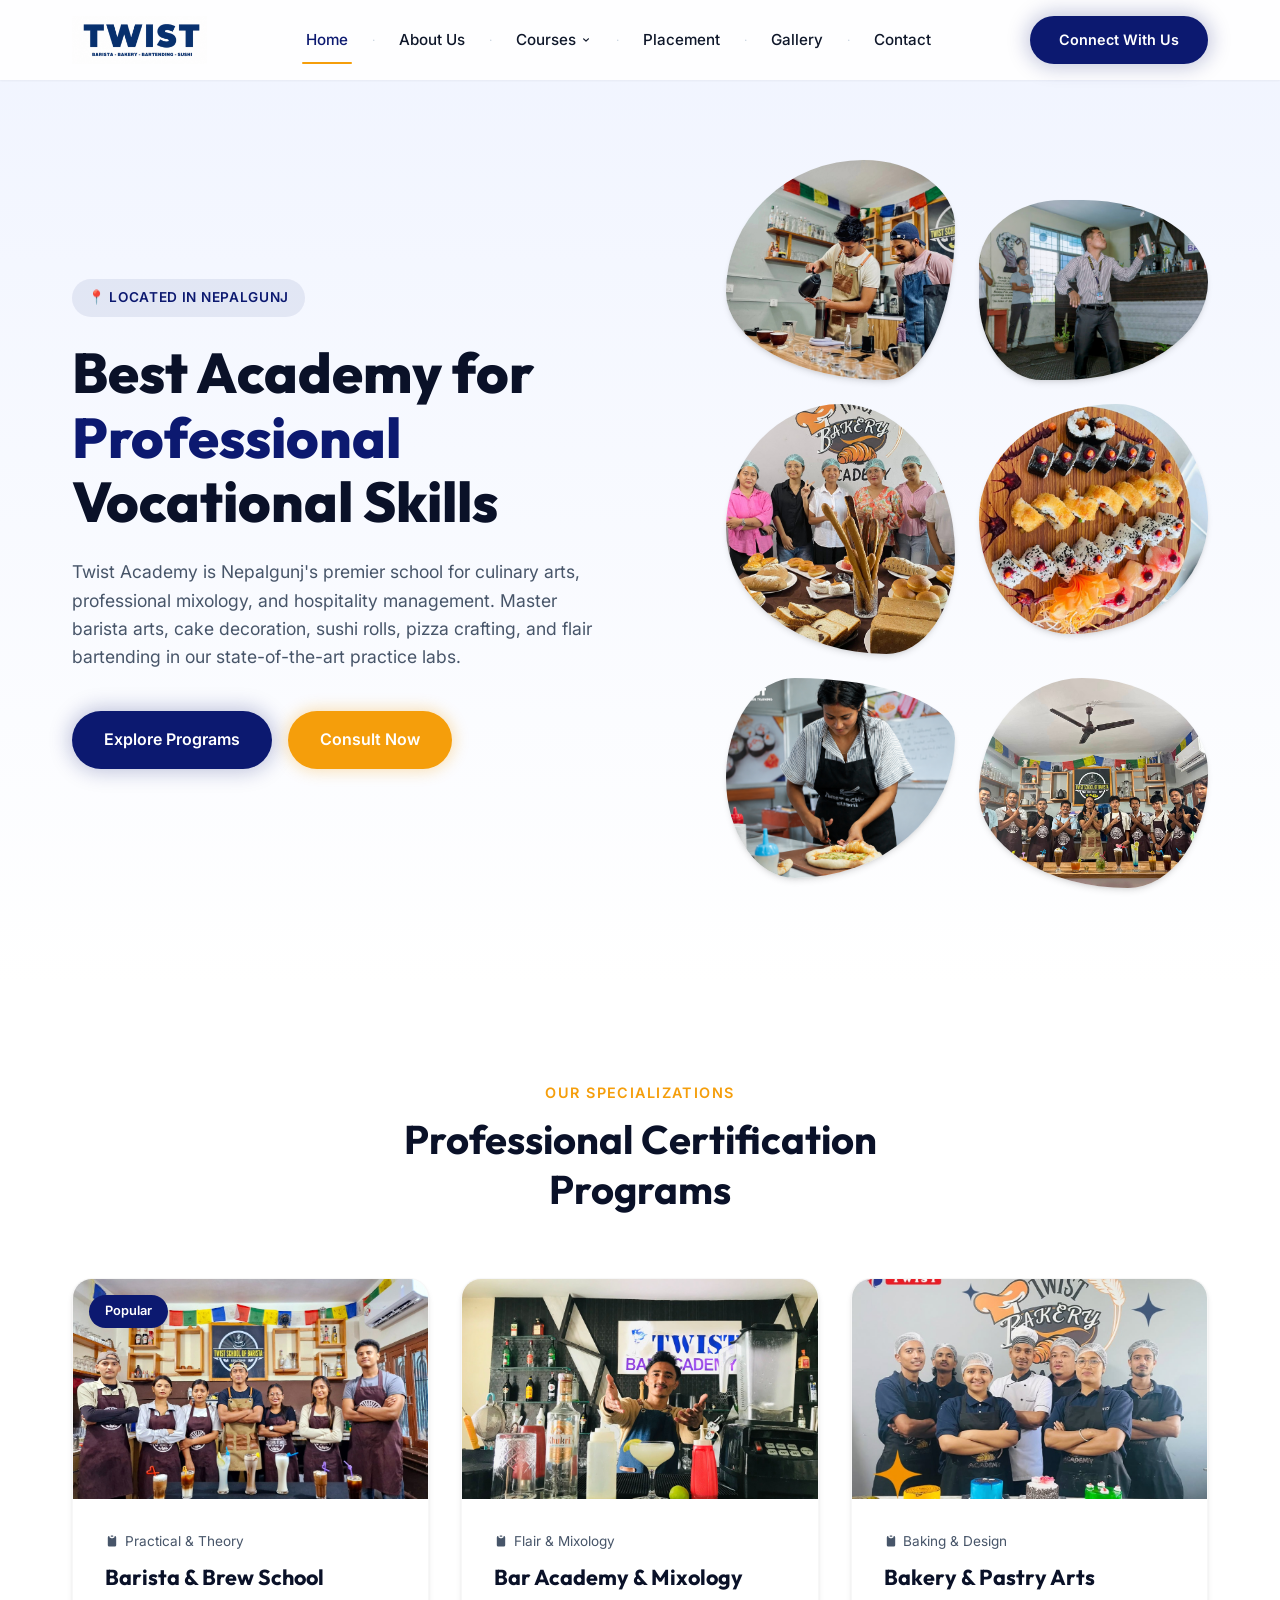
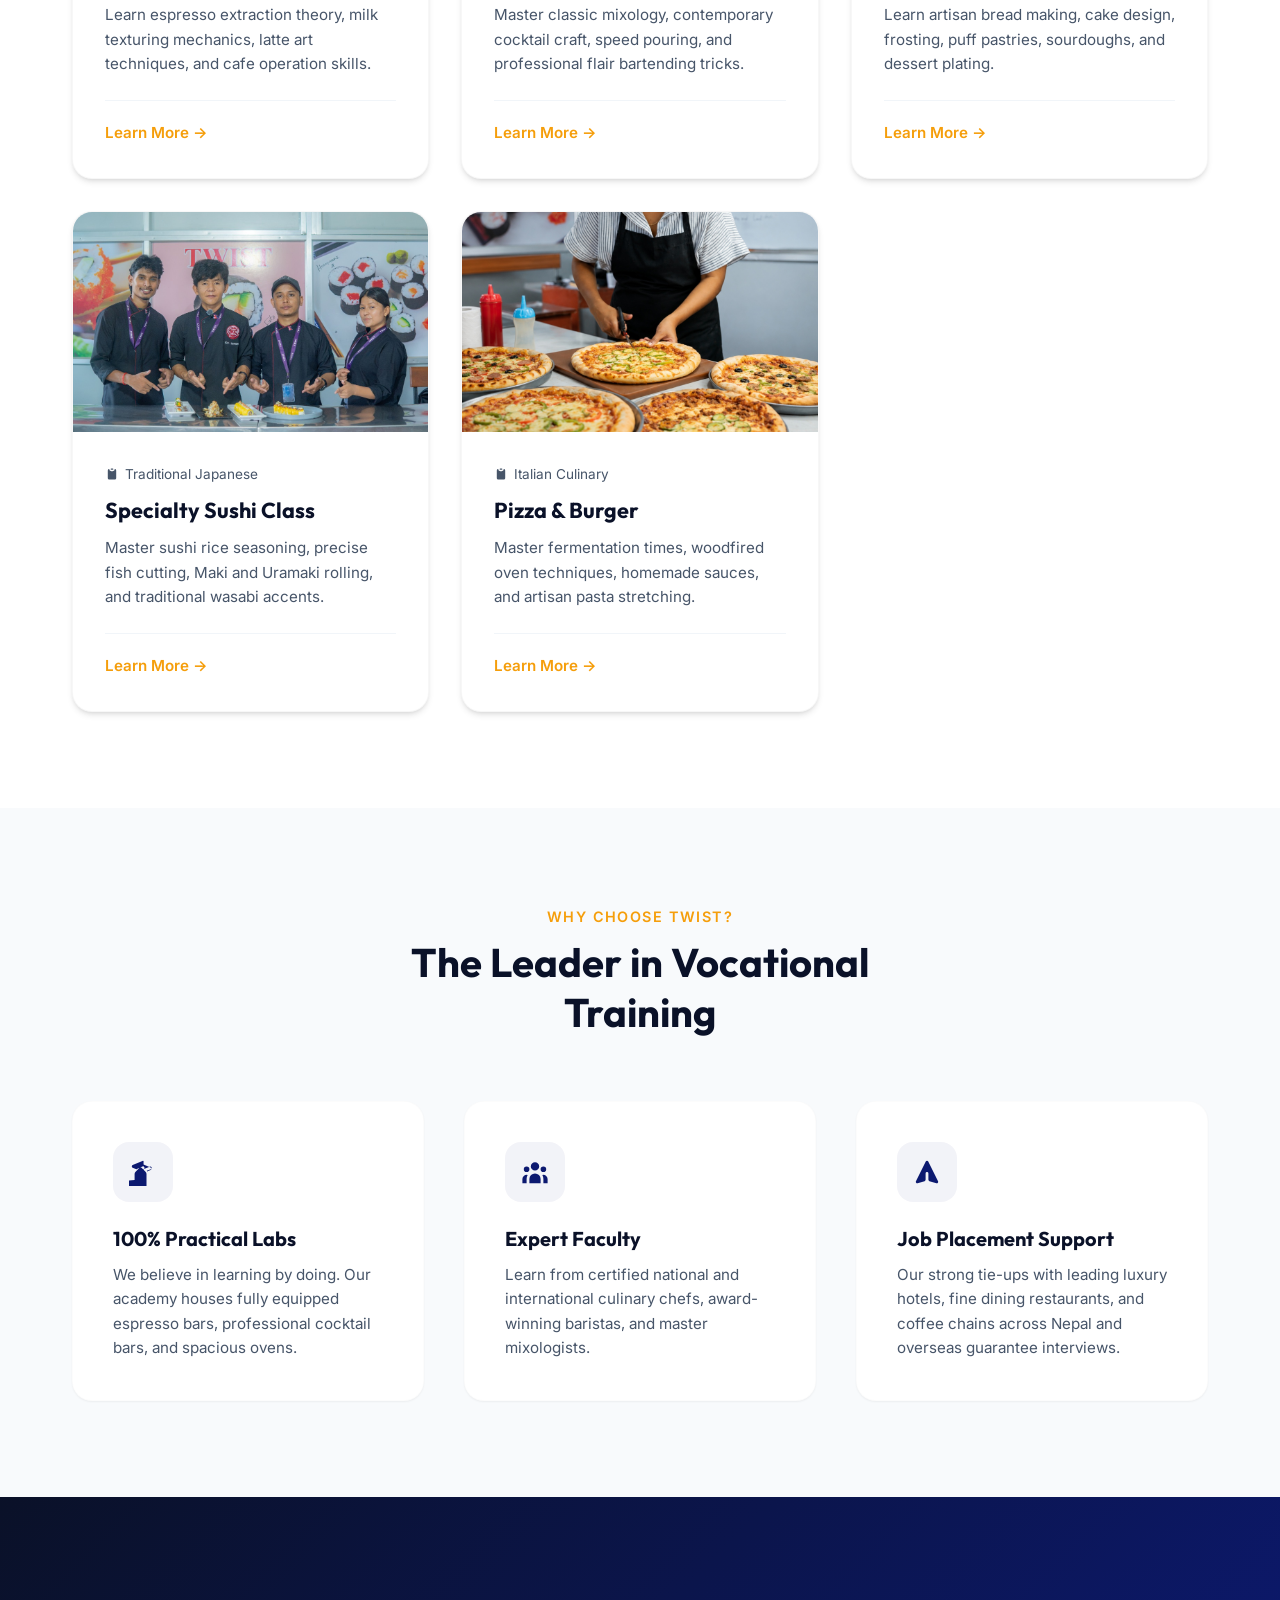
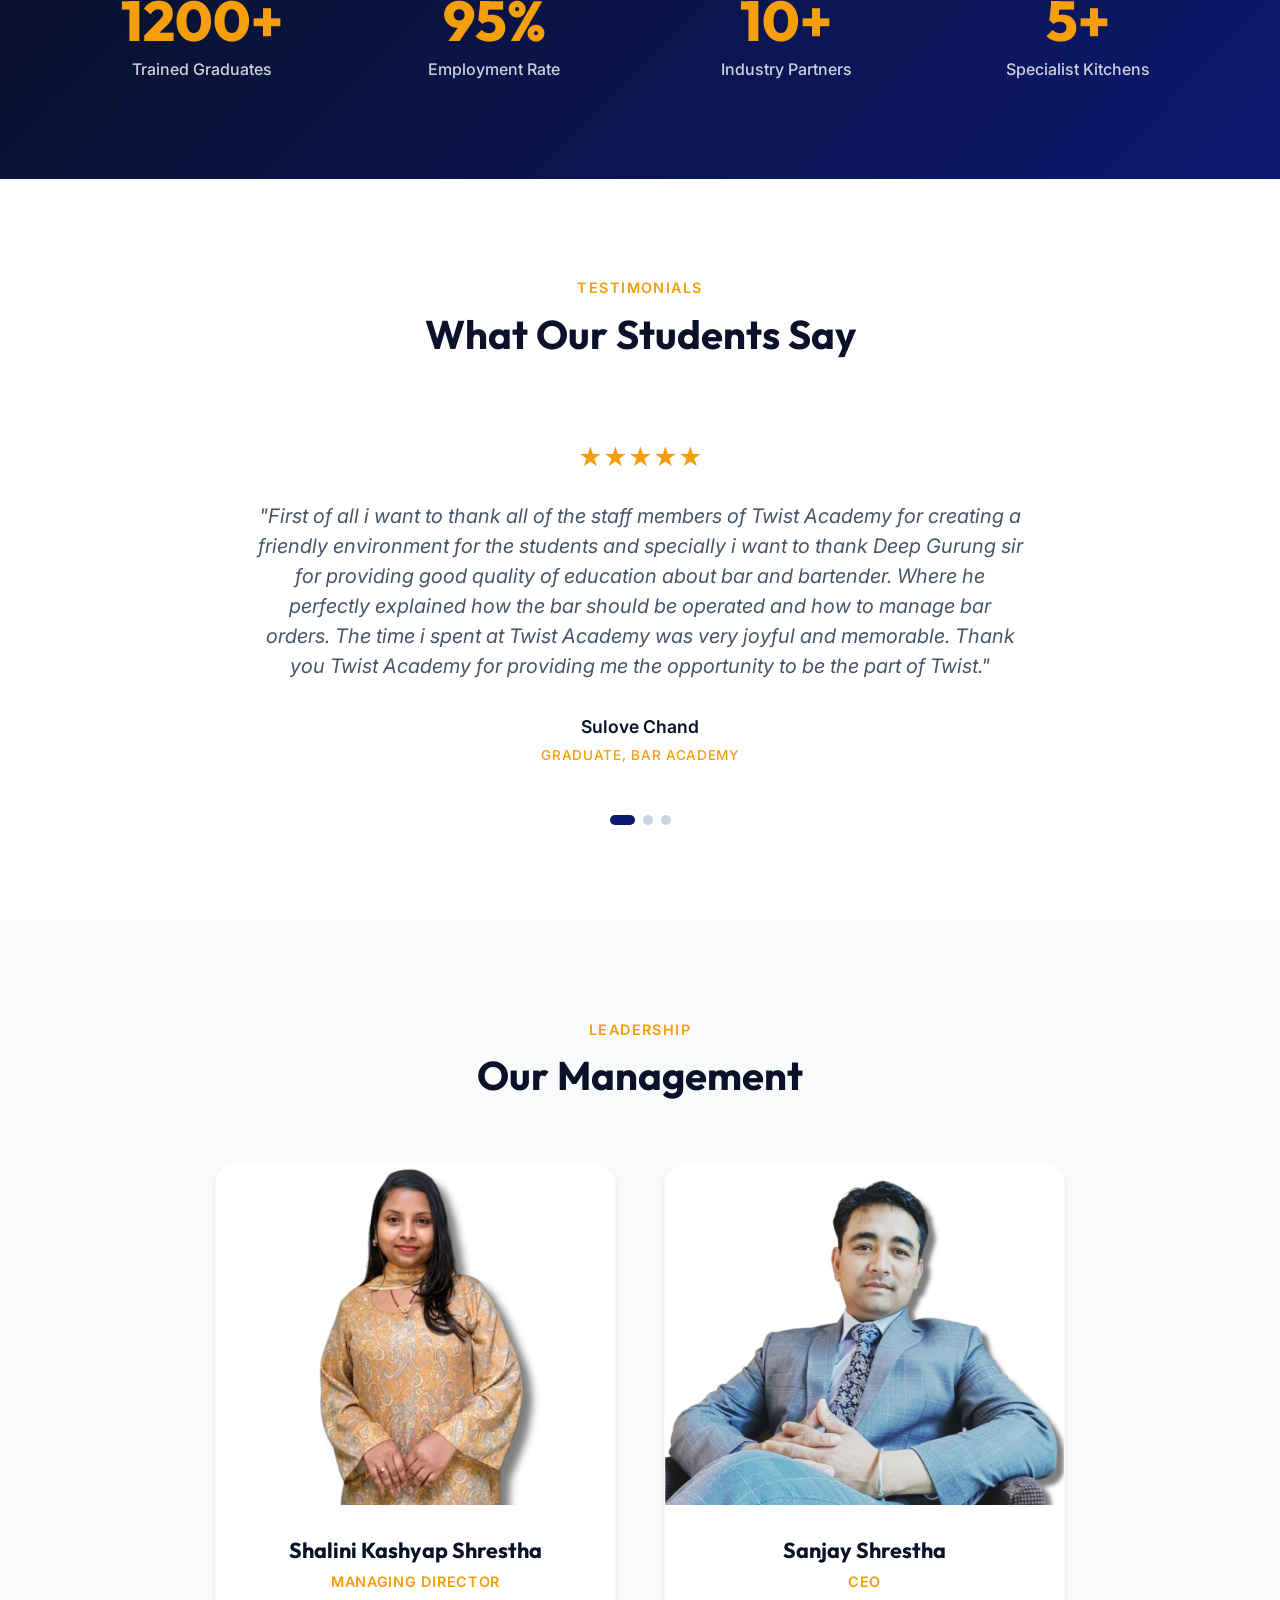
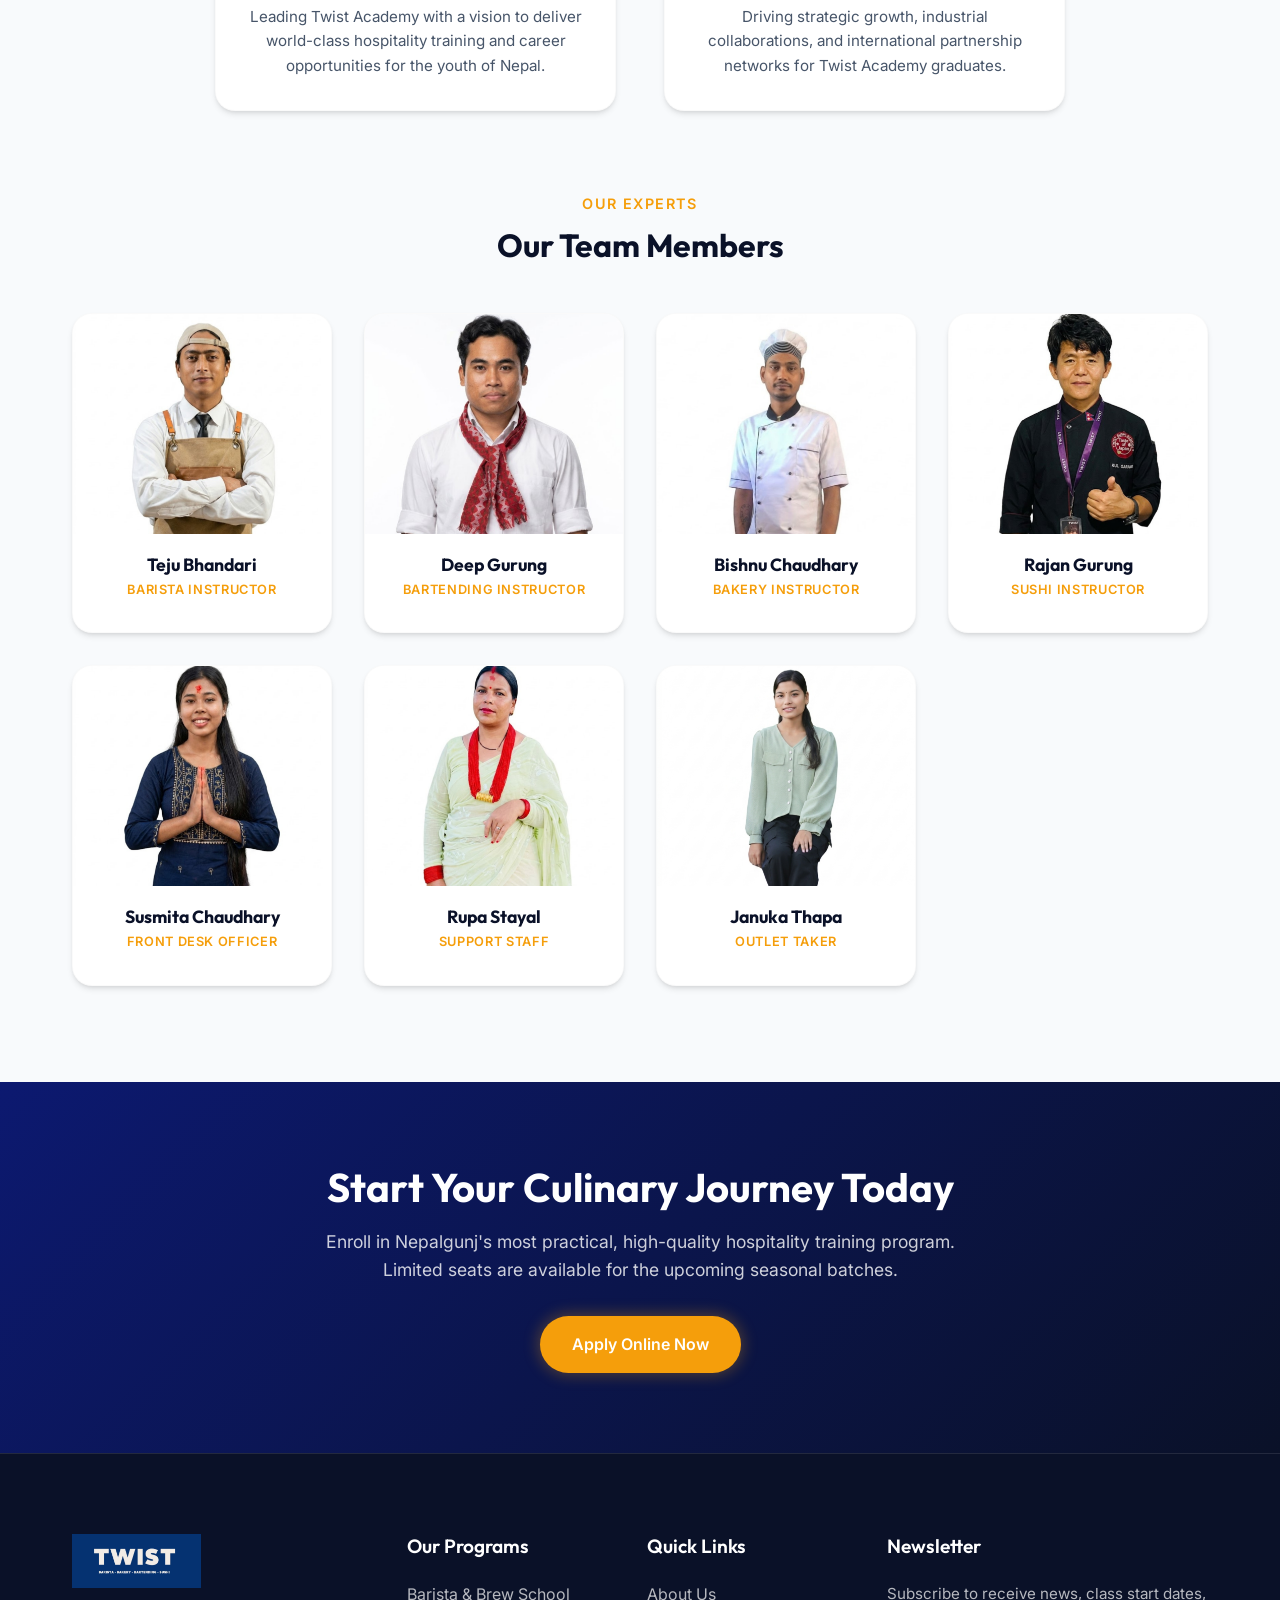
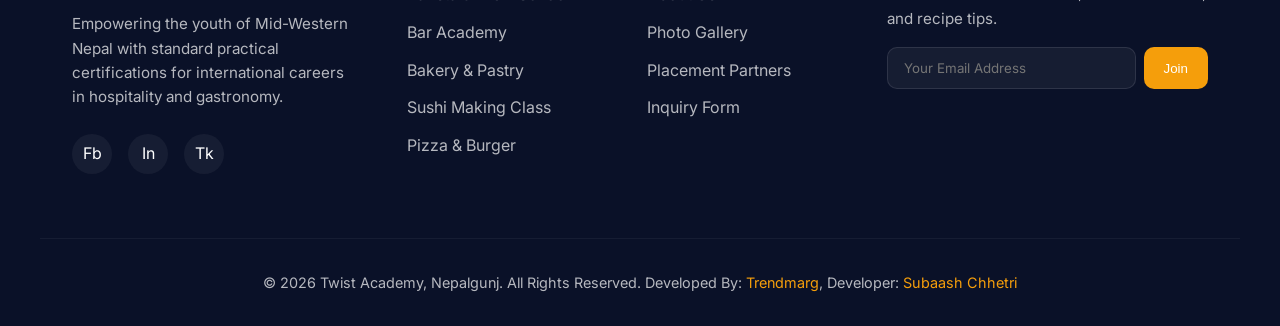
<file: index.html>
<!DOCTYPE html>
<html lang="en">
<head>
  <meta charset="UTF-8">
  <meta name="viewport" content="width=device-width, initial-scale=1.0">
  <title>Twist Academy | Hospitality & Culinary School in Nepalgunj</title>
  <meta name="description" content="Twist Academy in Nepalgunj offers professional training in Barista skills, Flair Bartending, Bakery & Pastry, Sushi making, Pizza crafting, and general Culinary Arts. Join the best hospitality school in Mid-Western Nepal.">
  <link rel="stylesheet" href="css/style.css">
</head>
<body>

  <!-- Header Section -->
  <header id="header">
    <div class="container nav-container">
      <a href="index.html" class="logo">
        <img src="assets/images/logo.png" alt="TWIST Academy Logo" style="height: 48px; width: auto; object-fit: contain;">
      </a>

      <div class="menu-toggle" id="mobile-menu">
        <span></span>
        <span></span>
        <span></span>
      </div>

      <nav>
        <ul class="nav-menu" id="nav-list">
          <li class="nav-item"><a href="index.html" class="nav-link active">Home</a></li>
          <li class="nav-separator">·</li>
          <li class="nav-item"><a href="about.html" class="nav-link">About Us</a></li>
          <li class="nav-separator">·</li>
          <li class="nav-item has-dropdown">
            <a class="nav-link dropdown-toggle">
              Courses
              <svg class="dropdown-icon" viewBox="0 0 20 20">
                <path d="M5.293 7.293a1 1 0 011.414 0L10 10.586l3.293-3.293a1 1 0 111.414 1.414l-4 4a1 1 0 01-1.414 0l-4-4a1 1 0 010-1.414z"/>
              </svg>
            </a>
            <ul class="dropdown-menu">
              <li class="dropdown-item"><a href="courses.html#barista">Barista & Brew School</a></li>
              <li class="dropdown-item"><a href="courses.html#bartending">Bar Academy (Bartending)</a></li>
              <li class="dropdown-item"><a href="courses.html#bakery">Bakery & Pastry Class</a></li>
              <li class="dropdown-item"><a href="courses.html#sushi">Sushi Making Class</a></li>
              <li class="dropdown-item"><a href="courses.html#pizza">Pizza & Burger</a></li>
            </ul>
          </li>
          <li class="nav-separator">·</li>
          <li class="nav-item"><a href="about.html#placement" class="nav-link">Placement</a></li>
          <li class="nav-separator">·</li>
          <li class="nav-item"><a href="gallery.html" class="nav-link">Gallery</a></li>
          <li class="nav-separator">·</li>
          <li class="nav-item"><a href="contact.html" class="nav-link">Contact</a></li>
        </ul>
      </nav>

      <a href="https://wa.me/9779802501801" target="_blank" rel="noopener noreferrer" class="nav-cta">Connect With Us</a>
    </div>
  </header>

  <!-- Hero Section -->
  <section class="hero">
    <div class="container hero-grid">
      <div class="hero-content">
        <div class="hero-badge">
          <span>📍 Located in Nepalgunj</span>
        </div>
        <h1 class="hero-title">Best Academy for <span>Professional</span> Vocational Skills</h1>
        <p class="hero-desc">
          Twist Academy is Nepalgunj's premier school for culinary arts, professional mixology, and hospitality management. Master barista arts, cake decoration, sushi rolls, pizza crafting, and flair bartending in our state-of-the-art practice labs.
        </p>
        <div class="hero-ctas">
          <a href="courses.html" class="btn btn-primary">Explore Programs</a>
          <a href="https://wa.me/9779802501801" target="_blank" rel="noopener noreferrer" class="btn btn-accent">Consult Now</a>
        </div>
      </div>

      <!-- Organic Blob Asymmetric Image Grid (Inspired by the HWC layout) -->
      <div class="hero-images">
        <img class="blob-img blob-1" src="assets/images/hero-barista.jpg" alt="Barista training session showing coffee latte art">
        <img class="blob-img blob-2" src="assets/images/hero-bartender.jpg" alt="Bartender performing flair bartending skills">
        <img class="blob-img blob-3" src="assets/images/hero-bakery.jpg" alt="Chef decorating freshly baked pastries and cakes">
        <img class="blob-img blob-4" src="assets/images/hero-sushi.jpg" alt="Sushi chef preparing traditional maki rolls">
        <img class="blob-img blob-5" src="assets/images/hero-pizza.jpg" alt="Fresh artisan woodfired pizza cooking">
        <img class="blob-img blob-6" src="assets/images/hero-campus.jpg" alt="Twist Academy class group photo">
      </div>
    </div>
  </section>

  <!-- Core Courses Section -->
  <section class="section">
    <div class="container">
      <div class="section-header text-center">
        <span class="section-subtitle">Our Specializations</span>
        <h2 class="section-title">Professional Certification Programs</h2>
      </div>

      <div class="course-grid">
        <!-- Course 1 -->
        <div class="course-card">
          <div class="course-img-wrapper">
            <span class="course-tag">Popular</span>
            <img class="course-img" src="assets/images/course-barista.jpg" alt="Barista training session">
          </div>
          <div class="course-info">
            <div class="course-meta">
              <div class="course-meta-item">
                <svg class="course-meta-icon" viewBox="0 0 20 20"><path d="M9 2a1 1 0 000 2h2a1 1 0 100-2H9z M4 5a2 2 0 012-2 3 3 0 003 3h2a3 3 0 003-3 2 2 0 012 2v11a2 2 0 01-2 2H6a2 2 0 01-2-2V5z"/></svg>
                <span>Practical & Theory</span>
              </div>
            </div>
            <h3 class="course-card-title">Barista & Brew School</h3>
            <p class="course-card-desc">Learn espresso extraction theory, milk texturing mechanics, latte art techniques, and cafe operation skills.</p>
            <div class="course-footer">
              <a href="courses.html#barista" class="course-link">Learn More &rarr;</a>
            </div>
          </div>
        </div>

        <!-- Course 2 -->
        <div class="course-card">
          <div class="course-img-wrapper">
            <img class="course-img" src="assets/images/course-bartender.jpg" alt="Flair Bartending session">
          </div>
          <div class="course-info">
            <div class="course-meta">
              <div class="course-meta-item">
                <svg class="course-meta-icon" viewBox="0 0 20 20"><path d="M9 2a1 1 0 000 2h2a1 1 0 100-2H9z M4 5a2 2 0 012-2 3 3 0 003 3h2a3 3 0 003-3 2 2 0 012 2v11a2 2 0 01-2 2H6a2 2 0 01-2-2V5z"/></svg>
                <span>Flair & Mixology</span>
              </div>
            </div>
            <h3 class="course-card-title">Bar Academy & Mixology</h3>
            <p class="course-card-desc">Master classic mixology, contemporary cocktail craft, speed pouring, and professional flair bartending tricks.</p>
            <div class="course-footer">
              <a href="courses.html#bartending" class="course-link">Learn More &rarr;</a>
            </div>
          </div>
        </div>

        <!-- Course 3 -->
        <div class="course-card">
          <div class="course-img-wrapper">
            <img class="course-img" src="assets/images/course-bakery.jpg" alt="Bakery and pastry preparation">
          </div>
          <div class="course-info">
            <div class="course-meta">
              <div class="course-meta-item">
                <svg class="course-meta-icon" viewBox="0 0 20 20"><path d="M9 2a1 1 0 000 2h2a1 1 0 100-2H9z M4 5a2 2 0 012-2 3 3 0 003 3h2a3 3 0 003-3 2 2 0 012 2v11a2 2 0 01-2 2H6a2 2 0 01-2-2V5z"/></svg>
                <span>Baking & Design</span>
              </div>
            </div>
            <h3 class="course-card-title">Bakery & Pastry Arts</h3>
            <p class="course-card-desc">Learn artisan bread making, cake design, frosting, puff pastries, sourdoughs, and dessert plating.</p>
            <div class="course-footer">
              <a href="courses.html#bakery" class="course-link">Learn More &rarr;</a>
            </div>
          </div>
        </div>

        <!-- Course 4 -->
        <div class="course-card">
          <div class="course-img-wrapper">
            <img class="course-img" src="assets/images/course-sushi.jpg" alt="Sushi making preparation">
          </div>
          <div class="course-info">
            <div class="course-meta">
              <div class="course-meta-item">
                <svg class="course-meta-icon" viewBox="0 0 20 20"><path d="M9 2a1 1 0 000 2h2a1 1 0 100-2H9z M4 5a2 2 0 012-2 3 3 0 003 3h2a3 3 0 003-3 2 2 0 012 2v11a2 2 0 01-2 2H6a2 2 0 01-2-2V5z"/></svg>
                <span>Traditional Japanese</span>
              </div>
            </div>
            <h3 class="course-card-title">Specialty Sushi Class</h3>
            <p class="course-card-desc">Master sushi rice seasoning, precise fish cutting, Maki and Uramaki rolling, and traditional wasabi accents.</p>
            <div class="course-footer">
              <a href="courses.html#sushi" class="course-link">Learn More &rarr;</a>
            </div>
          </div>
        </div>

        <!-- Course 5 -->
        <div class="course-card">
          <div class="course-img-wrapper">
            <img class="course-img" src="assets/images/course-pizza.jpg" alt="Neapolitan pizza baking">
          </div>
          <div class="course-info">
            <div class="course-meta">
              <div class="course-meta-item">
                <svg class="course-meta-icon" viewBox="0 0 20 20"><path d="M9 2a1 1 0 000 2h2a1 1 0 100-2H9z M4 5a2 2 0 012-2 3 3 0 003 3h2a3 3 0 003-3 2 2 0 012 2v11a2 2 0 01-2 2H6a2 2 0 01-2-2V5z"/></svg>
                <span>Italian Culinary</span>
              </div>
            </div>
            <h3 class="course-card-title">Pizza & Burger</h3>
            <p class="course-card-desc">Master fermentation times, woodfired oven techniques, homemade sauces, and artisan pasta stretching.</p>
            <div class="course-footer">
              <a href="courses.html#pizza" class="course-link">Learn More &rarr;</a>
            </div>
          </div>
        </div>
      </div>
    </div>
  </section>

  <!-- Features Section (USPs) -->
  <section class="section features">
    <div class="container">
      <div class="section-header text-center">
        <span class="section-subtitle">Why Choose Twist?</span>
        <h2 class="section-title">The Leader in Vocational Training</h2>
      </div>

      <div class="features-grid">
        <!-- Feature 1 -->
        <div class="feature-card">
          <div class="feature-icon-box">
            <svg class="feature-icon" viewBox="0 0 20 20"><path d="M10.394 2.08a1 1 0 00-.788 0l-7 3a1 1 0 000 1.84L5.25 8.051a.999.999 0 01.356-.257l4-1.714a1 1 0 11.788 1.838L7.667 9.088c.34.244.63.564.848.936l1.879-1.878a1 1 0 01.356-.257l4-1.714a1 1 0 11.788 1.838L12.667 9.088c.11.164.21.343.29.531l2.437-1.044a1 1 0 000-1.84l-5-2.143zM4 11.5v4.258a1 1 0 001.4 093l2.253-1.61a1 1 0 011.194 0l2.253 1.61a1 1 0 001.4-.093V11.5c0-.62-.25-1.21-.707-1.636l-2.828-2.828a1 1 0 00-1.414 0L4.707 9.864c-.457.426-.707 1.016-.707 1.636z"/></svg>
          </div>
          <h3 class="feature-title">100% Practical Labs</h3>
          <p class="feature-desc">We believe in learning by doing. Our academy houses fully equipped espresso bars, professional cocktail bars, and spacious ovens.</p>
        </div>

        <!-- Feature 2 -->
        <div class="feature-card">
          <div class="feature-icon-box">
            <svg class="feature-icon" viewBox="0 0 20 20"><path d="M13 6a3 3 0 11-6 0 3 3 0 016 0zM18 8a2 2 0 11-4 0 2 2 0 014 0zM14 15a4 4 0 00-8 0v3h8v-3zM6 8a2 2 0 11-4 0 2 2 0 014 0zM16 18v-3a5.972 5.972 0 00-.75-2.906A3.005 3.005 0 0119 15v3h-3zM4.75 12.094A5.973 5.973 0 004 15v3H1v-3a3.005 3.005 0 013.75-2.906z"/></svg>
          </div>
          <h3 class="feature-title">Expert Faculty</h3>
          <p class="feature-desc">Learn from certified national and international culinary chefs, award-winning baristas, and master mixologists.</p>
        </div>

        <!-- Feature 3 -->
        <div class="feature-card">
          <div class="feature-icon-box">
            <svg class="feature-icon" viewBox="0 0 20 20"><path d="M10.894 2.553a1 1 0 00-1.788 0l-7 14a1 1 0 001.169 1.409l5-1.429A1 1 0 009 15.571V11a1 1 0 112 0v4.571a1 1 0 00.725.962l5 1.428a1 1 0 001.17-1.408l-7-14z"/></svg>
          </div>
          <h3 class="feature-title">Job Placement Support</h3>
          <p class="feature-desc">Our strong tie-ups with leading luxury hotels, fine dining restaurants, and coffee chains across Nepal and overseas guarantee interviews.</p>
        </div>
      </div>
    </div>
  </section>

  <!-- Statistics Bar -->
  <section class="section stats">
    <div class="container stats-grid">
      <div class="stat-item">
        <span class="stat-number" id="stat-students">1200+</span>
        <span class="stat-label">Trained Graduates</span>
      </div>
      <div class="stat-item">
        <span class="stat-number">95%</span>
        <span class="stat-label">Employment Rate</span>
      </div>
      <div class="stat-item">
        <span class="stat-number">10+</span>
        <span class="stat-label">Industry Partners</span>
      </div>
      <div class="stat-item">
        <span class="stat-number">5+</span>
        <span class="stat-label">Specialist Kitchens</span>
      </div>
    </div>
  </section>

  <!-- Testimonials Section -->
  <section class="section">
    <div class="container">
      <div class="section-header text-center">
        <span class="section-subtitle">Testimonials</span>
        <h2 class="section-title">What Our Students Say</h2>
      </div>

      <div class="testimonials-slider">
        <!-- Slide 1 -->
        <div class="testimonial-slide active">
          <div class="testimonial-stars">★★★★★</div>
          <p class="testimonial-text">"First of all i want to thank all of the staff members of Twist Academy for creating a friendly environment for the students and specially i want to thank Deep Gurung sir for providing good quality of education about bar and bartender. Where he perfectly explained how the bar should be operated and how to manage bar orders. The time i spent at Twist Academy was very joyful and memorable. Thank you Twist Academy for providing me the opportunity to be the part of Twist."</p>
          <p class="testimonial-author">Sulove Chand</p>
          <p class="testimonial-role">Graduate, Bar Academy</p>
        </div>

        <!-- Slide 2 -->
        <div class="testimonial-slide">
          <div class="testimonial-stars">★★★★★</div>
          <p class="testimonial-text">"My name is Surendra Ramjhali Magar. I'm from Duduwa. I have completed my bartending course from the best academy in Nepalgunj, which is located in Banke and near Dhamboji Chowk. The name of the institute is Twist Barista, Sushi, Bakery & Bartending. My learning experience at the bar has been truly exceptional. The bar institute provided a professional and welcoming environment that reflects real industry standards. Most importantly, our bar instructor, Mr. Deep Gurung sir is highly skilled, patient, and inspiring. His teaching style is clear, practical, and motivating to me. Every session was well-structured, hands-on, and engaging. From bar setup and hygiene to cocktail preparation and professional guest service, Mr. Deep Gurung sir guided us with dedication and care. He not only taught us bartending skills but also built our confidence, discipline, and passion for the profession. We are deeply grateful for his mentorship and proud to have learned under his guidance. Thank You Twist Institute & all team."</p>
          <p class="testimonial-author">Surendra Magar</p>
          <p class="testimonial-role">Graduate, Bar Academy</p>
        </div>

        <!-- Slide 3 -->
        <div class="testimonial-slide">
          <div class="testimonial-stars">★★★★★</div>
          <p class="testimonial-text">"Twist Academy Nepalgunj provides a supportive learning environment with hands-on training, and having a teacher like Bishnu Sir makes the experience even better. His professionalism, kindness, and passion for baking inspire students to become skilled bakers. I highly recommend Bishnu Chaudhary Sir and Twist Academy Nepalgunj to anyone who wants to build a successful career in bakery and pastry."</p>
          <p class="testimonial-author">Neha Hamsal</p>
          <p class="testimonial-role">Student, Bakery & Pastry Arts</p>
        </div>

        <div class="testimonial-dots">
          <span class="dot active" onclick="setTestimonial(0)"></span>
          <span class="dot" onclick="setTestimonial(1)"></span>
          <span class="dot" onclick="setTestimonial(2)"></span>
        </div>
      </div>
    </div>
  </section>

  <!-- Leadership / Management Section -->
  <section class="section leadership-section" style="background-color: var(--bg-light);">
    <div class="container">
      <div class="section-header text-center">
        <span class="section-subtitle">Leadership</span>
        <h2 class="section-title">Our Management</h2>
      </div>
      <div class="leadership-grid">
        <!-- Card 1 -->
        <div class="leader-card">
          <div class="leader-img-box">
            <img src="assets/images/leader-shalini.png" alt="Shalini Kashyap Shrestha - Managing Director" class="leader-img">
          </div>
          <div class="leader-info">
            <h3 class="leader-name">Shalini Kashyap Shrestha</h3>
            <p class="leader-role">Managing Director</p>
            <p class="leader-bio">Leading Twist Academy with a vision to deliver world-class hospitality training and career opportunities for the youth of Nepal.</p>
          </div>
        </div>
        <!-- Card 2 -->
        <div class="leader-card">
          <div class="leader-img-box">
            <img src="assets/images/leader-sanjay.jpg" alt="Sanjay Shrestha - CEO" class="leader-img">
          </div>
          <div class="leader-info">
            <h3 class="leader-name">Sanjay Shrestha</h3>
            <p class="leader-role">CEO</p>
            <p class="leader-bio">Driving strategic growth, industrial collaborations, and international partnership networks for Twist Academy graduates.</p>
          </div>
        </div>
      </div>

      <!-- Team Members Subsection -->
      <div style="margin-top: 5rem;">
        <div class="section-header text-center" style="margin-bottom: 3rem;">
          <span class="section-subtitle">Our Experts</span>
          <h3 class="section-title" style="font-size: 2rem;">Our Team Members</h3>
        </div>
        <div class="trainers-grid" style="display: grid; grid-template-columns: repeat(auto-fit, minmax(220px, 1fr)); gap: 2rem;">
          <!-- Member 1 -->
          <div class="trainer-card">
            <div class="trainer-img-box" style="height: 220px; background: rgba(12, 25, 112, 0.05); display: flex; align-items: center; justify-content: center;">
              <img class="trainer-img" src="assets/images/team-teju.png" alt="Teju Bhandari" style="height: 100%; width: 100%; object-fit: cover;">
            </div>
            <div class="trainer-info" style="padding: 1.25rem;">
              <h4 class="trainer-name" style="font-size: 1.1rem;">Teju Bhandari</h4>
              <p class="trainer-role" style="font-size: 0.8rem; color: var(--accent);">Barista Instructor</p>
            </div>
          </div>
          <!-- Member 2 -->
          <div class="trainer-card">
            <div class="trainer-img-box" style="height: 220px; background: rgba(12, 25, 112, 0.05); display: flex; align-items: center; justify-content: center;">
              <img class="trainer-img" src="assets/images/team-deep.png" alt="Deep Gurung" style="height: 100%; width: 100%; object-fit: cover;">
            </div>
            <div class="trainer-info" style="padding: 1.25rem;">
              <h4 class="trainer-name" style="font-size: 1.1rem;">Deep Gurung</h4>
              <p class="trainer-role" style="font-size: 0.8rem; color: var(--accent);">Bartending Instructor</p>
            </div>
          </div>
          <!-- Member 3 -->
          <div class="trainer-card">
            <div class="trainer-img-box" style="height: 220px; background: rgba(12, 25, 112, 0.05); display: flex; align-items: center; justify-content: center;">
              <img class="trainer-img" src="assets/images/team-bishnu.png" alt="Bishnu Chaudhary" style="height: 100%; width: 100%; object-fit: cover;">
            </div>
            <div class="trainer-info" style="padding: 1.25rem;">
              <h4 class="trainer-name" style="font-size: 1.1rem;">Bishnu Chaudhary</h4>
              <p class="trainer-role" style="font-size: 0.8rem; color: var(--accent);">Bakery Instructor</p>
            </div>
          </div>
          <!-- Member 4 -->
          <div class="trainer-card">
            <div class="trainer-img-box" style="height: 220px; background: rgba(12, 25, 112, 0.05); display: flex; align-items: center; justify-content: center;">
              <img class="trainer-img" src="assets/images/team-rajan.png" alt="Rajan Gurung" style="height: 100%; width: 100%; object-fit: cover;">
            </div>
            <div class="trainer-info" style="padding: 1.25rem;">
              <h4 class="trainer-name" style="font-size: 1.1rem;">Rajan Gurung</h4>
              <p class="trainer-role" style="font-size: 0.8rem; color: var(--accent);">Sushi Instructor</p>
            </div>
          </div>
          <!-- Member 5 -->
          <div class="trainer-card">
            <div class="trainer-img-box" style="height: 220px; background: rgba(12, 25, 112, 0.05); display: flex; align-items: center; justify-content: center;">
              <img class="trainer-img" src="assets/images/team-susmita.png" alt="Susmita Chaudhary" style="height: 100%; width: 100%; object-fit: cover;">
            </div>
            <div class="trainer-info" style="padding: 1.25rem;">
              <h4 class="trainer-name" style="font-size: 1.1rem;">Susmita Chaudhary</h4>
              <p class="trainer-role" style="font-size: 0.8rem; color: var(--accent);">Front Desk Officer</p>
            </div>
          </div>
          <!-- Member 6 -->
          <div class="trainer-card">
            <div class="trainer-img-box" style="height: 220px; background: rgba(12, 25, 112, 0.05); display: flex; align-items: center; justify-content: center;">
              <img class="trainer-img" src="assets/images/team-rupa.png" alt="Rupa Stayal" style="height: 100%; width: 100%; object-fit: cover;">
            </div>
            <div class="trainer-info" style="padding: 1.25rem;">
              <h4 class="trainer-name" style="font-size: 1.1rem;">Rupa Stayal</h4>
              <p class="trainer-role" style="font-size: 0.8rem; color: var(--accent);">Support Staff</p>
            </div>
          </div>
          <!-- Member 7 -->
          <div class="trainer-card">
            <div class="trainer-img-box" style="height: 220px; background: rgba(12, 25, 112, 0.05); display: flex; align-items: center; justify-content: center;">
              <img class="trainer-img" src="assets/images/team-januka.png" alt="Januka Thapa" style="height: 100%; width: 100%; object-fit: cover;">
            </div>
            <div class="trainer-info" style="padding: 1.25rem;">
              <h4 class="trainer-name" style="font-size: 1.1rem;">Januka Thapa</h4>
              <p class="trainer-role" style="font-size: 0.8rem; color: var(--accent);">Outlet Taker</p>
            </div>
          </div>
        </div>
      </div>
    </div>
  </section>

  <!-- CTA Banner Section -->
  <section class="cta-banner">
    <div class="container cta-banner-content">
      <h2>Start Your Culinary Journey Today</h2>
      <p>Enroll in Nepalgunj's most practical, high-quality hospitality training program. Limited seats are available for the upcoming seasonal batches.</p>
      <a href="contact.html" class="btn btn-accent">Apply Online Now</a>
    </div>
  </section>

  <!-- Footer Section -->
  <footer>
    <div class="container footer-grid">
      <div>
        <div class="footer-logo" style="margin-bottom: 1.5rem;">
          <img src="assets/images/logo-dark.png" alt="TWIST Academy Logo" style="height: 54px; width: auto; object-fit: contain;">
        </div>
        <p class="footer-desc">Empowering the youth of Mid-Western Nepal with standard practical certifications for international careers in hospitality and gastronomy.</p>
        <div class="social-links">
          <a href="https://www.facebook.com/tbanepalgunj/" target="_blank" rel="noopener noreferrer" class="social-icon">Fb</a>
          <a href="https://www.instagram.com/twist_nepalgunj/" target="_blank" rel="noopener noreferrer" class="social-icon">In</a>
          <a href="https://www.tiktok.com/@twist_nepalgunj" target="_blank" rel="noopener noreferrer" class="social-icon">Tk</a>
        </div>
      </div>

      <div>
        <h4 class="footer-title">Our Programs</h4>
        <ul class="footer-links">
          <li class="footer-link-item"><a href="courses.html#barista">Barista & Brew School</a></li>
          <li class="footer-link-item"><a href="courses.html#bartending">Bar Academy</a></li>
          <li class="footer-link-item"><a href="courses.html#bakery">Bakery & Pastry</a></li>
          <li class="footer-link-item"><a href="courses.html#sushi">Sushi Making Class</a></li>
          <li class="footer-link-item"><a href="courses.html#pizza">Pizza & Burger</a></li>
        </ul>
      </div>

      <div>
        <h4 class="footer-title">Quick Links</h4>
        <ul class="footer-links">
          <li class="footer-link-item"><a href="about.html">About Us</a></li>
          <li class="footer-link-item"><a href="gallery.html">Photo Gallery</a></li>
          <li class="footer-link-item"><a href="about.html#placement">Placement Partners</a></li>
          <li class="footer-link-item"><a href="contact.html">Inquiry Form</a></li>
        </ul>
      </div>

      <div class="footer-newsletter">
        <h4 class="footer-title">Newsletter</h4>
        <p>Subscribe to receive news, class start dates, and recipe tips.</p>
        <form class="newsletter-form" onsubmit="event.preventDefault(); alert('Subscribed!');">
          <input class="newsletter-input" type="email" placeholder="Your Email Address" required>
          <button class="newsletter-btn" type="submit">Join</button>
        </form>
      </div>
    </div>

    <div class="container footer-bottom">
      <p>&copy; 2026 Twist Academy, Nepalgunj. All Rights Reserved. Developed By: <a href="https://www.facebook.com/trendmarg.np" target="_blank" rel="noopener noreferrer" style="color: var(--accent); text-decoration: none;">Trendmarg</a>, Developer: <a href="https://subaashchhetri.com.np" target="_blank" rel="noopener noreferrer" style="color: var(--accent); text-decoration: none;">Subaash Chhetri</a></p>
    </div>
  </footer>

  <script src="js/main.js"></script>
</body>
</html>
</file>
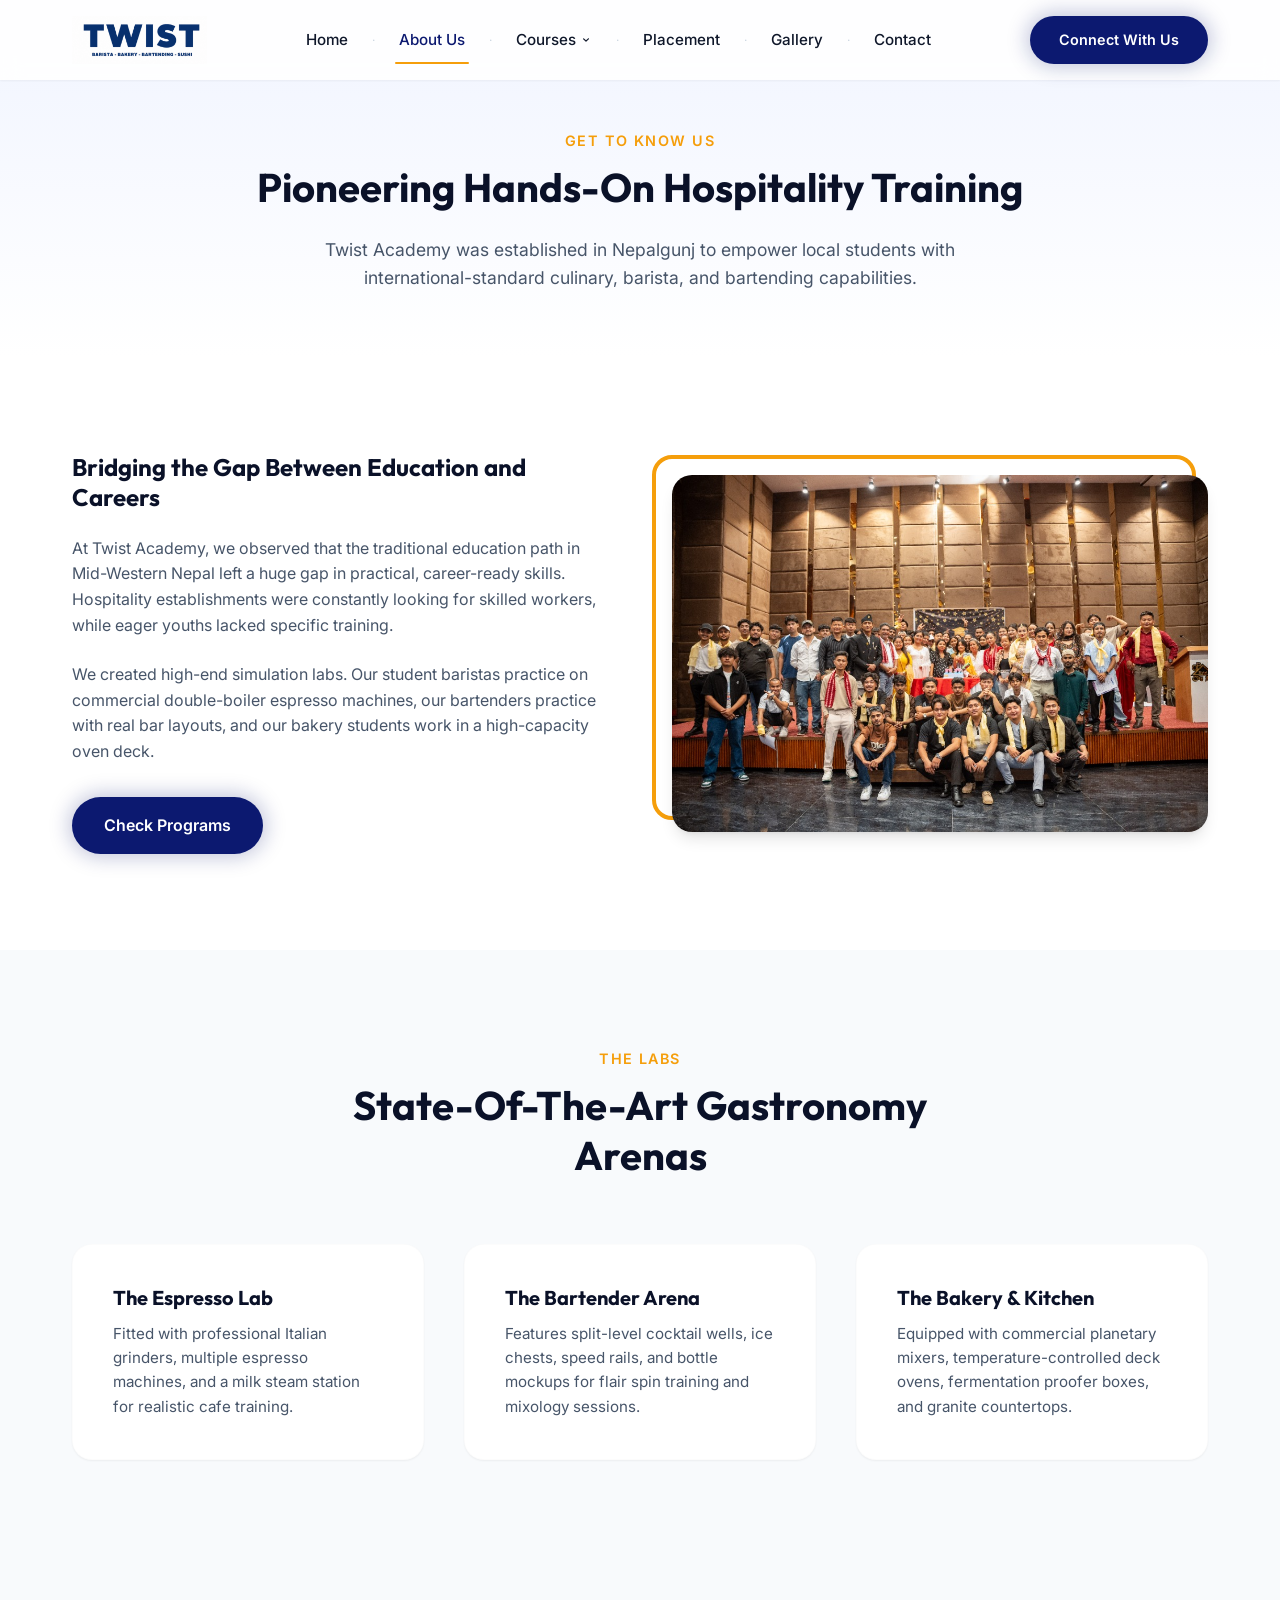
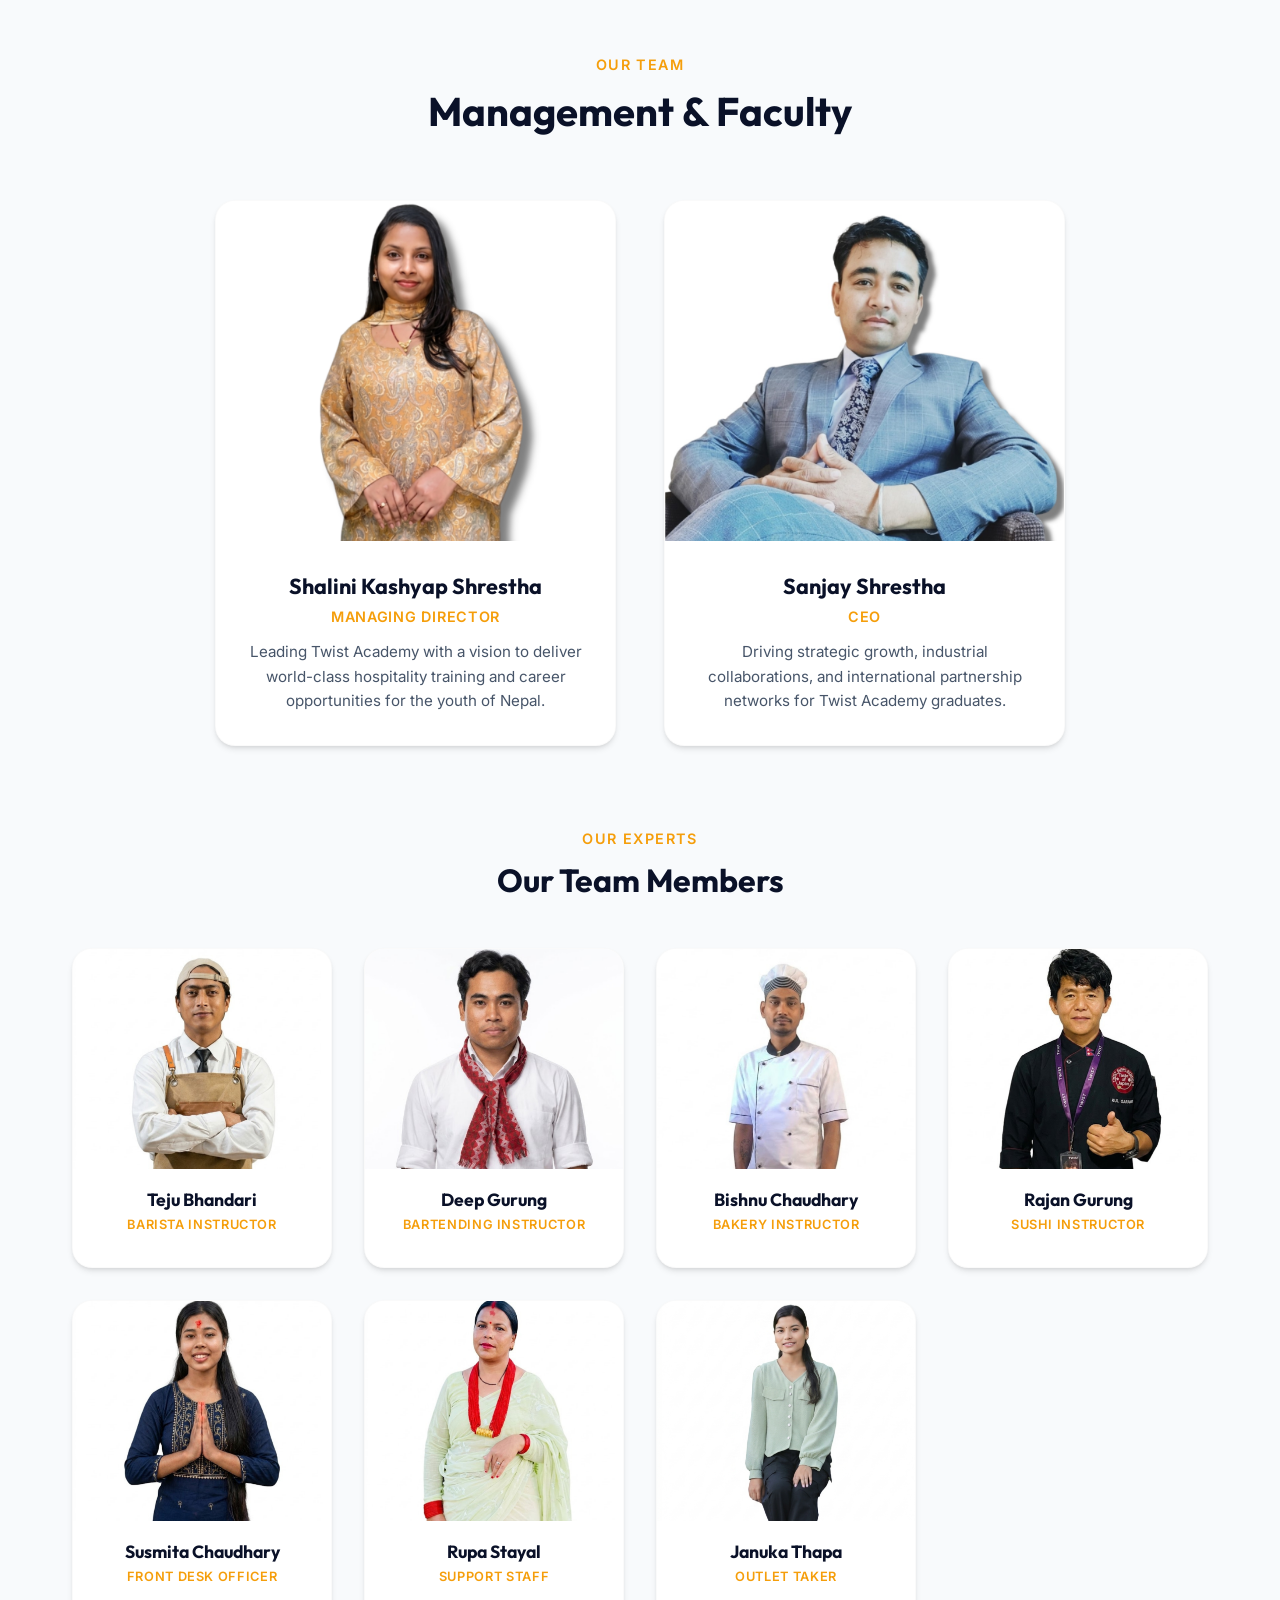
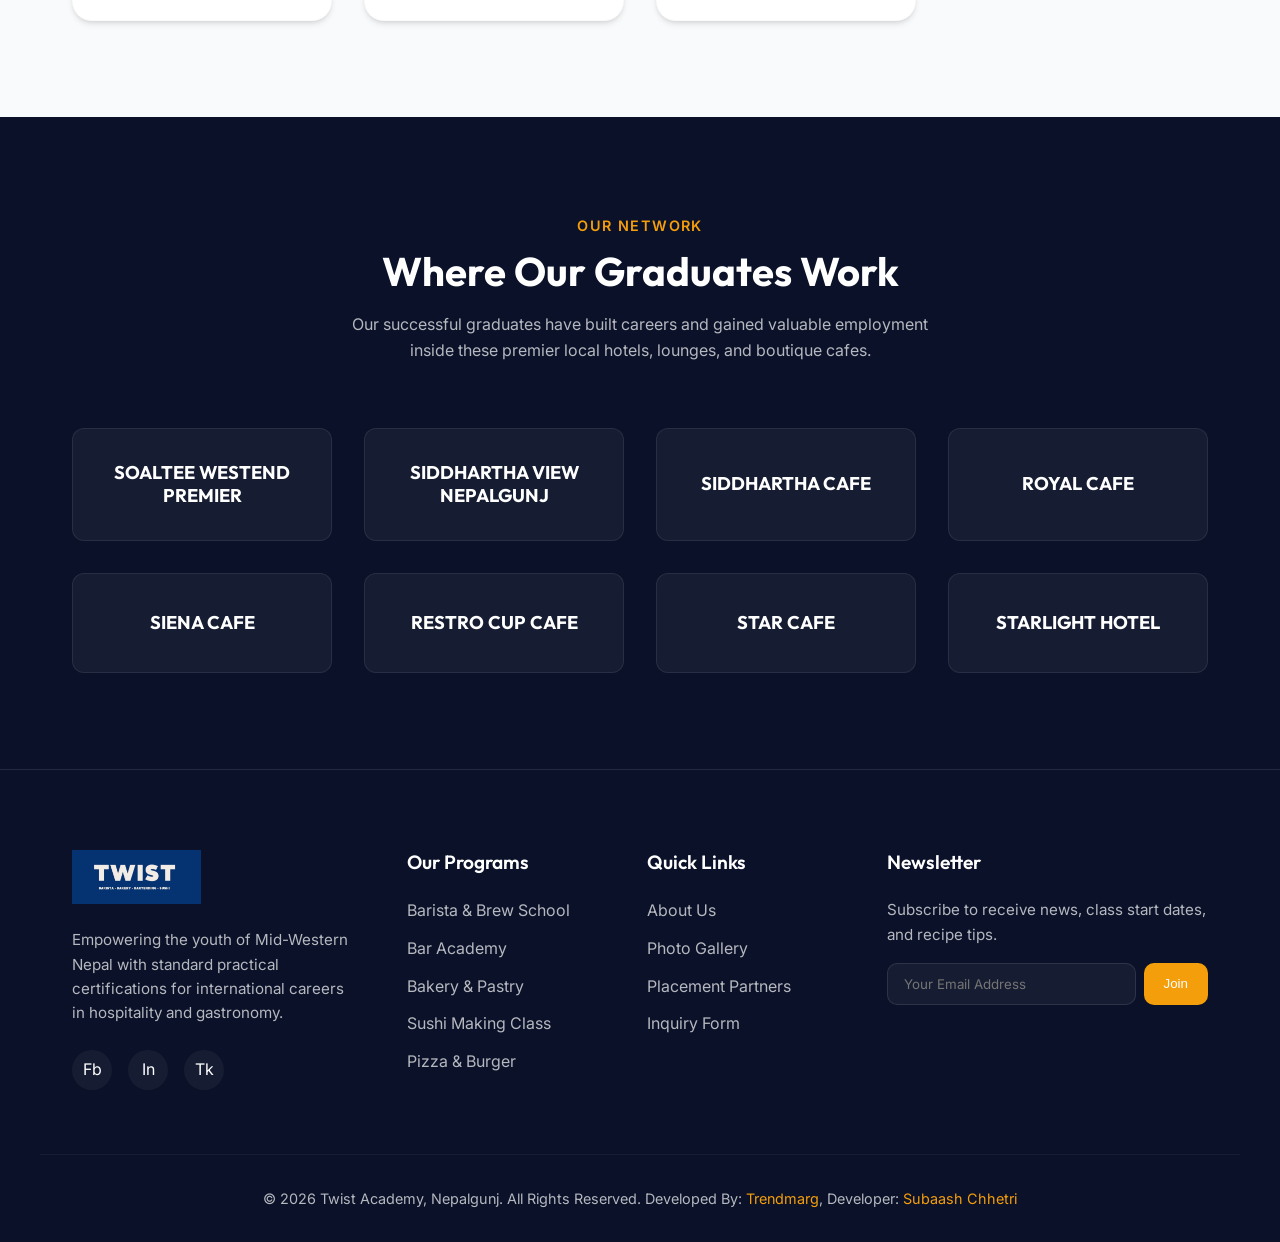
<file: about.html>
<!DOCTYPE html>
<html lang="en">
<head>
  <meta charset="UTF-8">
  <meta name="viewport" content="width=device-width, initial-scale=1.0">
  <title>About Us | Twist Academy Nepalgunj</title>
  <meta name="description" content="Learn about the history, trainers, labs, and career opportunities at Twist Academy, Nepalgunj. Discover our commitment to practical learning.">
  <link rel="stylesheet" href="css/style.css">
</head>
<body>

  <!-- Header Section -->
  <header id="header">
    <div class="container nav-container">
      <a href="index.html" class="logo">
        <img src="assets/images/logo.png" alt="TWIST Academy Logo" style="height: 48px; width: auto; object-fit: contain;">
      </a>

      <div class="menu-toggle" id="mobile-menu">
        <span></span>
        <span></span>
        <span></span>
      </div>

      <nav>
        <ul class="nav-menu" id="nav-list">
          <li class="nav-item"><a href="index.html" class="nav-link">Home</a></li>
          <li class="nav-separator">·</li>
          <li class="nav-item"><a href="about.html" class="nav-link active">About Us</a></li>
          <li class="nav-separator">·</li>
          <li class="nav-item has-dropdown">
            <a class="nav-link dropdown-toggle">
              Courses
              <svg class="dropdown-icon" viewBox="0 0 20 20">
                <path d="M5.293 7.293a1 1 0 011.414 0L10 10.586l3.293-3.293a1 1 0 111.414 1.414l-4 4a1 1 0 01-1.414 0l-4-4a1 1 0 010-1.414z"/>
              </svg>
            </a>
            <ul class="dropdown-menu">
              <li class="dropdown-item"><a href="courses.html#barista">Barista & Brew School</a></li>
              <li class="dropdown-item"><a href="courses.html#bartending">Bar Academy (Bartending)</a></li>
              <li class="dropdown-item"><a href="courses.html#bakery">Bakery & Pastry Class</a></li>
              <li class="dropdown-item"><a href="courses.html#sushi">Sushi Making Class</a></li>
              <li class="dropdown-item"><a href="courses.html#pizza">Pizza & Burger</a></li>
            </ul>
          </li>
          <li class="nav-separator">·</li>
          <li class="nav-item"><a href="about.html#placement" class="nav-link">Placement</a></li>
          <li class="nav-separator">·</li>
          <li class="nav-item"><a href="gallery.html" class="nav-link">Gallery</a></li>
          <li class="nav-separator">·</li>
          <li class="nav-item"><a href="contact.html" class="nav-link">Contact</a></li>
        </ul>
      </nav>

      <a href="https://wa.me/9779802501801" target="_blank" rel="noopener noreferrer" class="nav-cta">Connect With Us</a>
    </div>
  </header>

  <!-- About Hero -->
  <section class="about-hero">
    <div class="container">
      <span class="section-subtitle">Get to Know Us</span>
      <h1 class="section-title">Pioneering Hands-On Hospitality Training</h1>
      <p class="hero-desc" style="margin: 1.5rem auto 0 auto; max-width: 700px;">
        Twist Academy was established in Nepalgunj to empower local students with international-standard culinary, barista, and bartending capabilities.
      </p>
    </div>
  </section>

  <!-- Our Vision & Mission -->
  <section class="section">
    <div class="container about-intro-grid">
      <div>
        <h2 class="mb-3">Bridging the Gap Between Education and Careers</h2>
        <p class="mb-3" style="color: var(--text-muted);">
          At Twist Academy, we observed that the traditional education path in Mid-Western Nepal left a huge gap in practical, career-ready skills. Hospitality establishments were constantly looking for skilled workers, while eager youths lacked specific training.
        </p>
        <p class="mb-4" style="color: var(--text-muted);">
          We created high-end simulation labs. Our student baristas practice on commercial double-boiler espresso machines, our bartenders practice with real bar layouts, and our bakery students work in a high-capacity oven deck. 
        </p>
        <div class="hero-ctas">
          <a href="courses.html" class="btn btn-primary">Check Programs</a>
        </div>
      </div>
      <div class="about-img-box">
        <img class="about-img" src="assets/images/about-group.jpg" alt="Twist Academy team and students celebrating graduation">
      </div>
    </div>
  </section>

  <!-- Our Facilities -->
  <section class="section" style="background-color: var(--bg-light);">
    <div class="container">
      <div class="section-header text-center">
        <span class="section-subtitle">The Labs</span>
        <h2 class="section-title">State-Of-The-Art Gastronomy Arenas</h2>
      </div>

      <div class="features-grid">
        <div class="feature-card">
          <h3 class="feature-title">The Espresso Lab</h3>
          <p class="feature-desc">Fitted with professional Italian grinders, multiple espresso machines, and a milk steam station for realistic cafe training.</p>
        </div>
        <div class="feature-card">
          <h3 class="feature-title">The Bartender Arena</h3>
          <p class="feature-desc">Features split-level cocktail wells, ice chests, speed rails, and bottle mockups for flair spin training and mixology sessions.</p>
        </div>
        <div class="feature-card">
          <h3 class="feature-title">The Bakery & Kitchen</h3>
          <p class="feature-desc">Equipped with commercial planetary mixers, temperature-controlled deck ovens, fermentation proofer boxes, and granite countertops.</p>
        </div>
      </div>
    </div>
  </section>

  <!-- Leadership & Team Section -->
  <section class="section" style="background-color: var(--bg-light);">
    <div class="container">
      <div class="section-header text-center">
        <span class="section-subtitle">Our Team</span>
        <h2 class="section-title">Management & Faculty</h2>
      </div>

      <!-- Management Grid -->
      <div class="leadership-grid" style="margin-bottom: 5rem;">
        <!-- Card 1 -->
        <div class="leader-card">
          <div class="leader-img-box">
            <img src="assets/images/leader-shalini.png" alt="Shalini Kashyap Shrestha - Managing Director" class="leader-img">
          </div>
          <div class="leader-info">
            <h3 class="leader-name">Shalini Kashyap Shrestha</h3>
            <p class="leader-role">Managing Director</p>
            <p class="leader-bio">Leading Twist Academy with a vision to deliver world-class hospitality training and career opportunities for the youth of Nepal.</p>
          </div>
        </div>
        <!-- Card 2 -->
        <div class="leader-card">
          <div class="leader-img-box">
            <img src="assets/images/leader-sanjay.jpg" alt="Sanjay Shrestha - CEO" class="leader-img">
          </div>
          <div class="leader-info">
            <h3 class="leader-name">Sanjay Shrestha</h3>
            <p class="leader-role">CEO</p>
            <p class="leader-bio">Driving strategic growth, industrial collaborations, and international partnership networks for Twist Academy graduates.</p>
          </div>
        </div>
      </div>

      <!-- Team Members Grid -->
      <div>
        <div class="section-header text-center" style="margin-bottom: 3rem;">
          <span class="section-subtitle">Our Experts</span>
          <h3 class="section-title" style="font-size: 2rem;">Our Team Members</h3>
        </div>
        <div class="trainers-grid" style="display: grid; grid-template-columns: repeat(auto-fit, minmax(220px, 1fr)); gap: 2rem;">
          <!-- Member 1 -->
          <div class="trainer-card">
            <div class="trainer-img-box" style="height: 220px; background: rgba(12, 25, 112, 0.05); display: flex; align-items: center; justify-content: center;">
              <img class="trainer-img" src="assets/images/team-teju.png" alt="Teju Bhandari" style="height: 100%; width: 100%; object-fit: cover;">
            </div>
            <div class="trainer-info" style="padding: 1.25rem;">
              <h4 class="trainer-name" style="font-size: 1.1rem;">Teju Bhandari</h4>
              <p class="trainer-role" style="font-size: 0.8rem; color: var(--accent);">Barista Instructor</p>
            </div>
          </div>
          <!-- Member 2 -->
          <div class="trainer-card">
            <div class="trainer-img-box" style="height: 220px; background: rgba(12, 25, 112, 0.05); display: flex; align-items: center; justify-content: center;">
              <img class="trainer-img" src="assets/images/team-deep.png" alt="Deep Gurung" style="height: 100%; width: 100%; object-fit: cover;">
            </div>
            <div class="trainer-info" style="padding: 1.25rem;">
              <h4 class="trainer-name" style="font-size: 1.1rem;">Deep Gurung</h4>
              <p class="trainer-role" style="font-size: 0.8rem; color: var(--accent);">Bartending Instructor</p>
            </div>
          </div>
          <!-- Member 3 -->
          <div class="trainer-card">
            <div class="trainer-img-box" style="height: 220px; background: rgba(12, 25, 112, 0.05); display: flex; align-items: center; justify-content: center;">
              <img class="trainer-img" src="assets/images/team-bishnu.png" alt="Bishnu Chaudhary" style="height: 100%; width: 100%; object-fit: cover;">
            </div>
            <div class="trainer-info" style="padding: 1.25rem;">
              <h4 class="trainer-name" style="font-size: 1.1rem;">Bishnu Chaudhary</h4>
              <p class="trainer-role" style="font-size: 0.8rem; color: var(--accent);">Bakery Instructor</p>
            </div>
          </div>
          <!-- Member 4 -->
          <div class="trainer-card">
            <div class="trainer-img-box" style="height: 220px; background: rgba(12, 25, 112, 0.05); display: flex; align-items: center; justify-content: center;">
              <img class="trainer-img" src="assets/images/team-rajan.png" alt="Rajan Gurung" style="height: 100%; width: 100%; object-fit: cover;">
            </div>
            <div class="trainer-info" style="padding: 1.25rem;">
              <h4 class="trainer-name" style="font-size: 1.1rem;">Rajan Gurung</h4>
              <p class="trainer-role" style="font-size: 0.8rem; color: var(--accent);">Sushi Instructor</p>
            </div>
          </div>
          <!-- Member 5 -->
          <div class="trainer-card">
            <div class="trainer-img-box" style="height: 220px; background: rgba(12, 25, 112, 0.05); display: flex; align-items: center; justify-content: center;">
              <img class="trainer-img" src="assets/images/team-susmita.png" alt="Susmita Chaudhary" style="height: 100%; width: 100%; object-fit: cover;">
            </div>
            <div class="trainer-info" style="padding: 1.25rem;">
              <h4 class="trainer-name" style="font-size: 1.1rem;">Susmita Chaudhary</h4>
              <p class="trainer-role" style="font-size: 0.8rem; color: var(--accent);">Front Desk Officer</p>
            </div>
          </div>
          <!-- Member 6 -->
          <div class="trainer-card">
            <div class="trainer-img-box" style="height: 220px; background: rgba(12, 25, 112, 0.05); display: flex; align-items: center; justify-content: center;">
              <img class="trainer-img" src="assets/images/team-rupa.png" alt="Rupa Stayal" style="height: 100%; width: 100%; object-fit: cover;">
            </div>
            <div class="trainer-info" style="padding: 1.25rem;">
              <h4 class="trainer-name" style="font-size: 1.1rem;">Rupa Stayal</h4>
              <p class="trainer-role" style="font-size: 0.8rem; color: var(--accent);">Support Staff</p>
            </div>
          </div>
          <!-- Member 7 -->
          <div class="trainer-card">
            <div class="trainer-img-box" style="height: 220px; background: rgba(12, 25, 112, 0.05); display: flex; align-items: center; justify-content: center;">
              <img class="trainer-img" src="assets/images/team-januka.png" alt="Januka Thapa" style="height: 100%; width: 100%; object-fit: cover;">
            </div>
            <div class="trainer-info" style="padding: 1.25rem;">
              <h4 class="trainer-name" style="font-size: 1.1rem;">Januka Thapa</h4>
              <p class="trainer-role" style="font-size: 0.8rem; color: var(--accent);">Outlet Taker</p>
            </div>
          </div>
        </div>
      </div>
    </div>
  </section>

  <!-- Placement Partners -->
  <section class="section" id="placement" style="background-color: var(--primary); color: white;">
    <div class="container">
      <div class="section-header text-center">
        <span class="section-subtitle" style="color: var(--accent);">Our Network</span>
        <h2 class="section-title" style="color: white;">Where Our Graduates Work</h2>
        <p class="mb-4" style="color: rgba(255,255,255,0.7); margin-top: 1rem;">Our successful graduates have built careers and gained valuable employment inside these premier local hotels, lounges, and boutique cafes.</p>
      </div>

      <div class="stats-grid text-center" style="grid-template-columns: repeat(auto-fit, minmax(220px, 1fr)); gap: 2rem;">
        <!-- Partner 1 -->
        <div style="background: rgba(255,255,255,0.05); padding: 2rem; border-radius: 12px; border: 1px solid rgba(255,255,255,0.08); display: flex; align-items: center; justify-content: center; min-height: 100px;">
          <h3 style="color: white; font-size: 1.15rem; text-transform: uppercase; font-family: var(--font-heading); font-weight: 700; line-height: 1.3;">Soaltee Westend Premier</h3>
        </div>
        <!-- Partner 2 -->
        <div style="background: rgba(255,255,255,0.05); padding: 2rem; border-radius: 12px; border: 1px solid rgba(255,255,255,0.08); display: flex; align-items: center; justify-content: center; min-height: 100px;">
          <h3 style="color: white; font-size: 1.15rem; text-transform: uppercase; font-family: var(--font-heading); font-weight: 700; line-height: 1.3;">Siddhartha View Nepalgunj</h3>
        </div>
        <!-- Partner 3 -->
        <div style="background: rgba(255,255,255,0.05); padding: 2rem; border-radius: 12px; border: 1px solid rgba(255,255,255,0.08); display: flex; align-items: center; justify-content: center; min-height: 100px;">
          <h3 style="color: white; font-size: 1.15rem; text-transform: uppercase; font-family: var(--font-heading); font-weight: 700; line-height: 1.3;">Siddhartha Cafe</h3>
        </div>
        <!-- Partner 4 -->
        <div style="background: rgba(255,255,255,0.05); padding: 2rem; border-radius: 12px; border: 1px solid rgba(255,255,255,0.08); display: flex; align-items: center; justify-content: center; min-height: 100px;">
          <h3 style="color: white; font-size: 1.15rem; text-transform: uppercase; font-family: var(--font-heading); font-weight: 700; line-height: 1.3;">Royal Cafe</h3>
        </div>
        <!-- Partner 5 -->
        <div style="background: rgba(255,255,255,0.05); padding: 2rem; border-radius: 12px; border: 1px solid rgba(255,255,255,0.08); display: flex; align-items: center; justify-content: center; min-height: 100px;">
          <h3 style="color: white; font-size: 1.15rem; text-transform: uppercase; font-family: var(--font-heading); font-weight: 700; line-height: 1.3;">Siena Cafe</h3>
        </div>
        <!-- Partner 6 -->
        <div style="background: rgba(255,255,255,0.05); padding: 2rem; border-radius: 12px; border: 1px solid rgba(255,255,255,0.08); display: flex; align-items: center; justify-content: center; min-height: 100px;">
          <h3 style="color: white; font-size: 1.15rem; text-transform: uppercase; font-family: var(--font-heading); font-weight: 700; line-height: 1.3;">Restro Cup Cafe</h3>
        </div>
        <!-- Partner 7 -->
        <div style="background: rgba(255,255,255,0.05); padding: 2rem; border-radius: 12px; border: 1px solid rgba(255,255,255,0.08); display: flex; align-items: center; justify-content: center; min-height: 100px;">
          <h3 style="color: white; font-size: 1.15rem; text-transform: uppercase; font-family: var(--font-heading); font-weight: 700; line-height: 1.3;">Star Cafe</h3>
        </div>
        <!-- Partner 8 -->
        <div style="background: rgba(255,255,255,0.05); padding: 2rem; border-radius: 12px; border: 1px solid rgba(255,255,255,0.08); display: flex; align-items: center; justify-content: center; min-height: 100px;">
          <h3 style="color: white; font-size: 1.15rem; text-transform: uppercase; font-family: var(--font-heading); font-weight: 700; line-height: 1.3;">Starlight Hotel</h3>
        </div>
      </div>
    </div>
  </section>

  <!-- Footer Section -->
  <footer>
    <div class="container footer-grid">
      <div>
        <div class="footer-logo" style="margin-bottom: 1.5rem;">
          <img src="assets/images/logo-dark.png" alt="TWIST Academy Logo" style="height: 54px; width: auto; object-fit: contain;">
        </div>
        <p class="footer-desc">Empowering the youth of Mid-Western Nepal with standard practical certifications for international careers in hospitality and gastronomy.</p>
        <div class="social-links">
          <a href="https://www.facebook.com/tbanepalgunj/" target="_blank" rel="noopener noreferrer" class="social-icon">Fb</a>
          <a href="https://www.instagram.com/twist_nepalgunj/" target="_blank" rel="noopener noreferrer" class="social-icon">In</a>
          <a href="https://www.tiktok.com/@twist_nepalgunj" target="_blank" rel="noopener noreferrer" class="social-icon">Tk</a>
        </div>
      </div>

      <div>
        <h4 class="footer-title">Our Programs</h4>
        <ul class="footer-links">
          <li class="footer-link-item"><a href="courses.html#barista">Barista & Brew School</a></li>
          <li class="footer-link-item"><a href="courses.html#bartending">Bar Academy</a></li>
          <li class="footer-link-item"><a href="courses.html#bakery">Bakery & Pastry</a></li>
          <li class="footer-link-item"><a href="courses.html#sushi">Sushi Making Class</a></li>
          <li class="footer-link-item"><a href="courses.html#pizza">Pizza & Burger</a></li>
        </ul>
      </div>

      <div>
        <h4 class="footer-title">Quick Links</h4>
        <ul class="footer-links">
          <li class="footer-link-item"><a href="about.html">About Us</a></li>
          <li class="footer-link-item"><a href="gallery.html">Photo Gallery</a></li>
          <li class="footer-link-item"><a href="about.html#placement">Placement Partners</a></li>
          <li class="footer-link-item"><a href="contact.html">Inquiry Form</a></li>
        </ul>
      </div>

      <div class="footer-newsletter">
        <h4 class="footer-title">Newsletter</h4>
        <p>Subscribe to receive news, class start dates, and recipe tips.</p>
        <form class="newsletter-form" onsubmit="event.preventDefault(); alert('Subscribed!');">
          <input class="newsletter-input" type="email" placeholder="Your Email Address" required>
          <button class="newsletter-btn" type="submit">Join</button>
        </form>
      </div>
    </div>

    <div class="container footer-bottom">
      <p>&copy; 2026 Twist Academy, Nepalgunj. All Rights Reserved. Developed By: <a href="https://www.facebook.com/trendmarg.np" target="_blank" rel="noopener noreferrer" style="color: var(--accent); text-decoration: none;">Trendmarg</a>, Developer: <a href="https://subaashchhetri.com.np" target="_blank" rel="noopener noreferrer" style="color: var(--accent); text-decoration: none;">Subaash Chhetri</a></p>
    </div>
  </footer>

  <script src="js/main.js"></script>
</body>
</html>
</file>
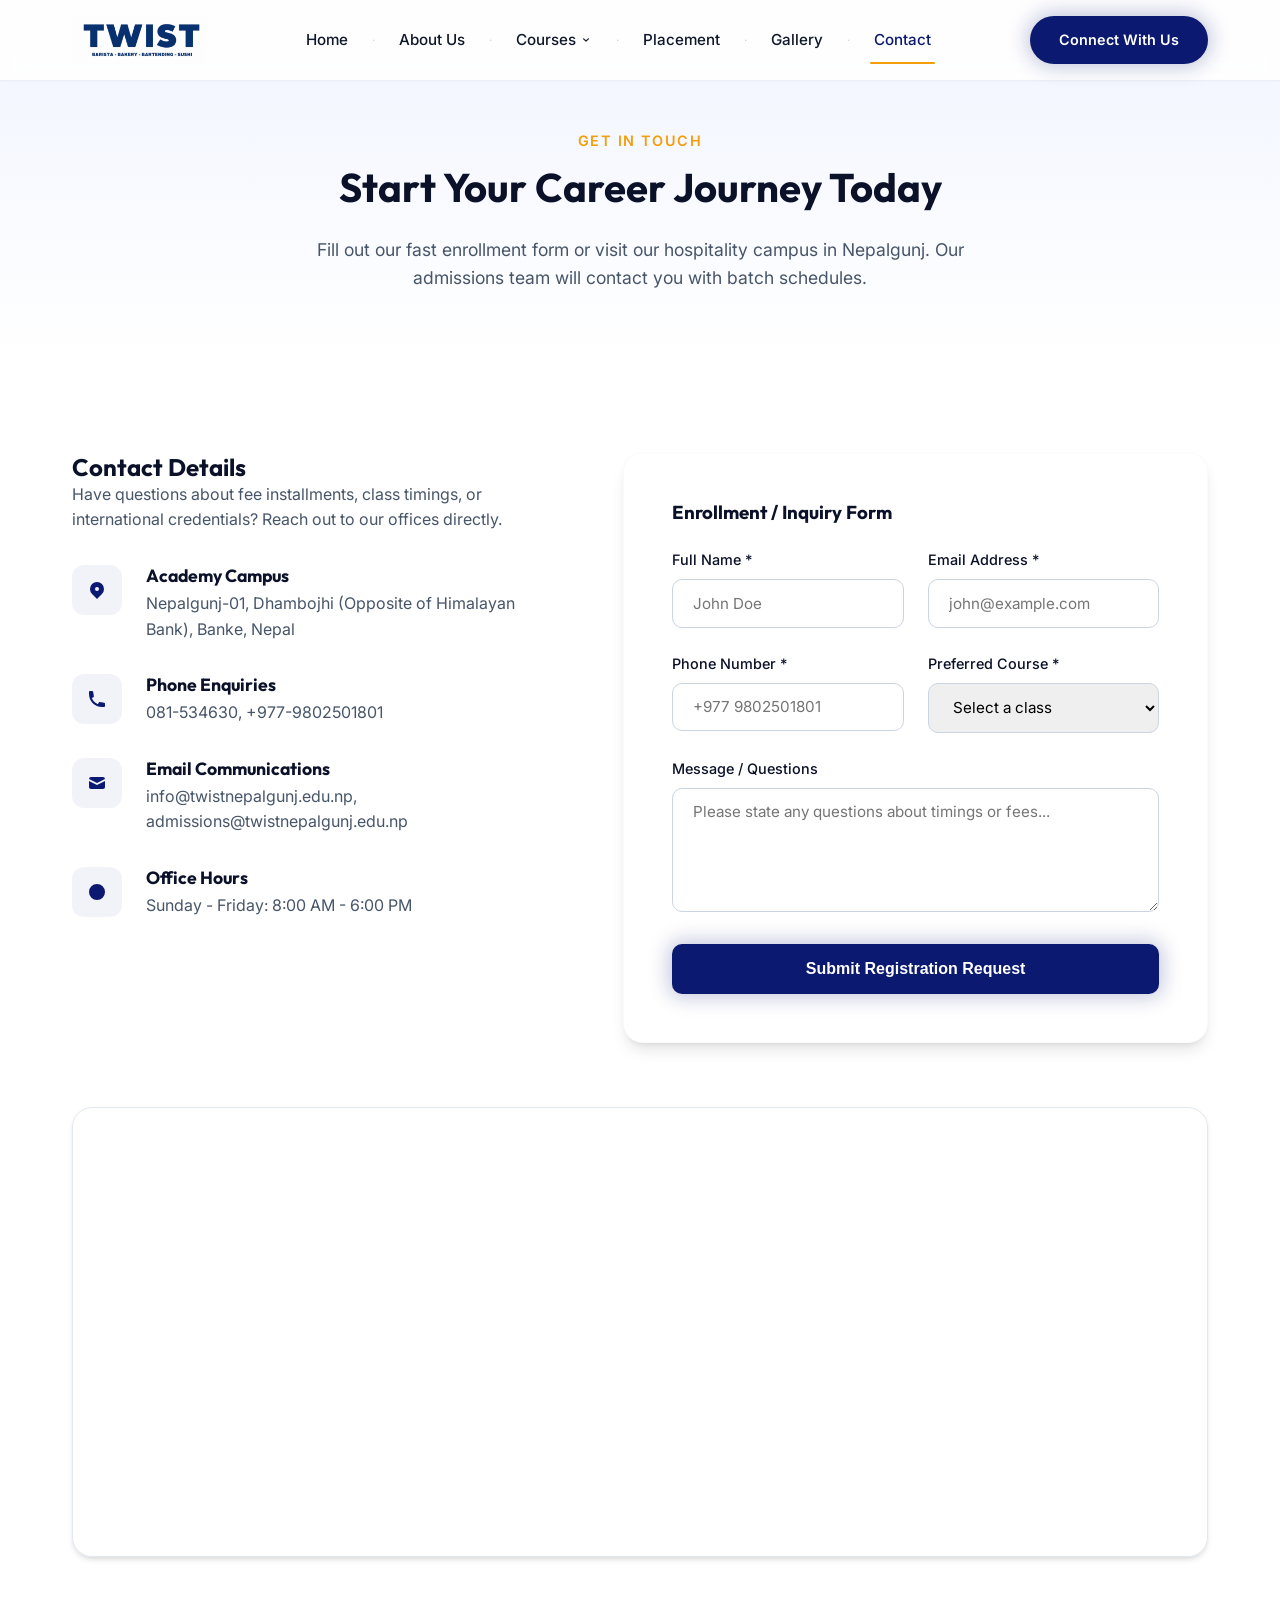
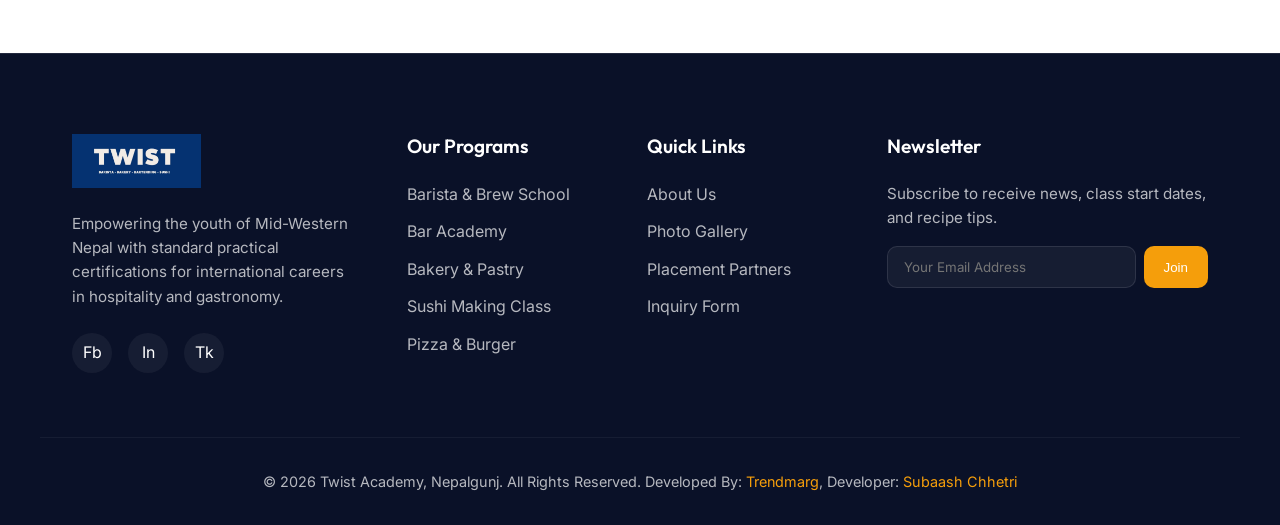
<file: contact.html>
<!DOCTYPE html>
<html lang="en">
<head>
  <meta charset="UTF-8">
  <meta name="viewport" content="width=device-width, initial-scale=1.0">
  <title>Contact & Enrollment | Twist Academy Nepalgunj</title>
  <meta name="description" content="Get in touch with Twist Academy in Nepalgunj. Enroll in barista school, bar mixology academy, bakery courses, and culinary programs.">
  <link rel="stylesheet" href="css/style.css">
</head>
<body>

  <!-- Header Section -->
  <header id="header">
    <div class="container nav-container">
      <a href="index.html" class="logo">
        <img src="assets/images/logo.png" alt="TWIST Academy Logo" style="height: 48px; width: auto; object-fit: contain;">
      </a>

      <div class="menu-toggle" id="mobile-menu">
        <span></span>
        <span></span>
        <span></span>
      </div>

      <nav>
        <ul class="nav-menu" id="nav-list">
          <li class="nav-item"><a href="index.html" class="nav-link">Home</a></li>
          <li class="nav-separator">·</li>
          <li class="nav-item"><a href="about.html" class="nav-link">About Us</a></li>
          <li class="nav-separator">·</li>
          <li class="nav-item has-dropdown">
            <a class="nav-link dropdown-toggle">
              Courses
              <svg class="dropdown-icon" viewBox="0 0 20 20">
                <path d="M5.293 7.293a1 1 0 011.414 0L10 10.586l3.293-3.293a1 1 0 111.414 1.414l-4 4a1 1 0 01-1.414 0l-4-4a1 1 0 010-1.414z"/>
              </svg>
            </a>
            <ul class="dropdown-menu">
              <li class="dropdown-item"><a href="courses.html#barista">Barista & Brew School</a></li>
              <li class="dropdown-item"><a href="courses.html#bartending">Bar Academy (Bartending)</a></li>
              <li class="dropdown-item"><a href="courses.html#bakery">Bakery & Pastry Class</a></li>
              <li class="dropdown-item"><a href="courses.html#sushi">Sushi Making Class</a></li>
              <li class="dropdown-item"><a href="courses.html#pizza">Pizza & Burger</a></li>
            </ul>
          </li>
          <li class="nav-separator">·</li>
          <li class="nav-item"><a href="about.html#placement" class="nav-link">Placement</a></li>
          <li class="nav-separator">·</li>
          <li class="nav-item"><a href="gallery.html" class="nav-link">Gallery</a></li>
          <li class="nav-separator">·</li>
          <li class="nav-item"><a href="contact.html" class="nav-link active">Contact</a></li>
        </ul>
      </nav>

      <a href="https://wa.me/9779802501801" target="_blank" rel="noopener noreferrer" class="nav-cta">Connect With Us</a>
    </div>
  </header>

  <!-- Contact Hero -->
  <section class="about-hero">
    <div class="container">
      <span class="section-subtitle">Get in Touch</span>
      <h1 class="section-title">Start Your Career Journey Today</h1>
      <p class="hero-desc" style="margin: 1.5rem auto 0 auto; max-width: 700px;">
        Fill out our fast enrollment form or visit our hospitality campus in Nepalgunj. Our admissions team will contact you with batch schedules.
      </p>
    </div>
  </section>

  <!-- Contact Grid -->
  <section class="section">
    <div class="container contact-grid">
      <!-- Contact Info Details -->
      <div>
        <h2>Contact Details</h2>
        <p class="mb-3" style="color: var(--text-muted);">Have questions about fee installments, class timings, or international credentials? Reach out to our offices directly.</p>
        
        <ul class="contact-info-list">
          <!-- Item 1 -->
          <li class="contact-info-item">
            <div class="contact-info-icon-box">
              <svg style="width: 20px; height: 20px; fill: currentColor;" viewBox="0 0 20 20"><path d="M5.05 4.05a7 7 0 119.9 9.9L10 18.9l-4.95-4.95a7 7 0 010-9.9zM10 11a2 2 0 100-4 2 2 0 000 4z"/></svg>
            </div>
            <div class="contact-info-details">
              <h3>Academy Campus</h3>
              <p>Nepalgunj-01, Dhambojhi (Opposite of Himalayan Bank), Banke, Nepal</p>
            </div>
          </li>

          <!-- Item 2 -->
          <li class="contact-info-item">
            <div class="contact-info-icon-box">
              <svg style="width: 20px; height: 20px; fill: currentColor;" viewBox="0 0 20 20"><path d="M2 3a1 1 0 011-1h2.153a1 1 0 01.986.836l.74 4.435a1 1 0 01-.54 1.06l-1.548.773a11.037 11.037 0 006.105 6.105l.774-1.548a1 1 0 011.059-.54l4.435.74a1 1 0 01.836.986V17a1 1 0 01-1 1h-2C7.82 18 2 12.18 2 5V3z"/></svg>
            </div>
            <div class="contact-info-details">
              <h3>Phone Enquiries</h3>
              <p>081-534630, +977-9802501801</p>
            </div>
          </li>

          <!-- Item 3 -->
          <li class="contact-info-item">
            <div class="contact-info-icon-box">
              <svg style="width: 20px; height: 20px; fill: currentColor;" viewBox="0 0 20 20"><path d="M2.003 5.884L10 9.882l7.997-3.998A2 2 0 0016 4H4a2 2 0 00-1.997 1.884z"/><path d="M18 8.118l-8 4-8-4V14a2 2 0 002 2h12a2 2 0 002-2V8.118z"/></svg>
            </div>
            <div class="contact-info-details">
              <h3>Email Communications</h3>
              <p>info@twistnepalgunj.edu.np, admissions@twistnepalgunj.edu.np</p>
            </div>
          </li>

          <!-- Item 4 -->
          <li class="contact-info-item">
            <div class="contact-info-icon-box">
              <svg style="width: 20px; height: 20px; fill: currentColor;" viewBox="0 0 20 20"><path d="M10 18a8 8 0 100-16 8 8 0 000 16zm1-12a1 1 0 10-2 0v4a1 1 0 00.293.707l2.828 2.829a1 1 0 101.415-1.415L11 9.586V6z"/></svg>
            </div>
            <div class="contact-info-details">
              <h3>Office Hours</h3>
              <p>Sunday - Friday: 8:00 AM - 6:00 PM</p>
            </div>
          </li>
        </ul>
      </div>

      <!-- Enrollment Inquiry Form -->
      <div class="contact-form-wrapper">
        <h3 class="mb-3">Enrollment / Inquiry Form</h3>
        <form id="enrollment-form">
          <div class="form-group-row">
            <div class="form-group">
              <label for="name">Full Name *</label>
              <input type="text" id="name" class="form-control" placeholder="John Doe" required>
            </div>
            <div class="form-group">
              <label for="email">Email Address *</label>
              <input type="email" id="email" class="form-control" placeholder="john@example.com" required>
            </div>
          </div>

          <div class="form-group-row">
            <div class="form-group">
              <label for="phone">Phone Number *</label>
              <input type="tel" id="phone" class="form-control" placeholder="+977 9802501801" required>
            </div>
            <div class="form-group">
              <label for="course-select">Preferred Course *</label>
              <select id="course-select" class="form-control" required>
                <option value="" disabled selected>Select a class</option>
                 <option value="barista">Barista & Brew School</option>
                 <option value="bartending">Bar Academy (Bartending)</option>
                 <option value="bakery">Bakery & Pastry Class</option>
                 <option value="sushi">Sushi Making Class</option>
                 <option value="pizza">Pizza & Burger</option>
                <option value="other">General Hospitality Inquiry</option>
              </select>
            </div>
          </div>

          <div class="form-group">
            <label for="message">Message / Questions</label>
            <textarea id="message" rows="5" class="form-control" placeholder="Please state any questions about timings or fees..."></textarea>
          </div>

          <button type="submit" class="btn btn-primary" style="width: 100%; border-radius: 10px;">Submit Registration Request</button>
        </form>
      </div>
    </div>

    <!-- Map Container -->
    <div class="container">
      <div class="map-container">
        <!-- Interactive Leaflet map / Google Map Embed pointing to Nepalgunj, Nepal -->
        <iframe src="https://maps.google.com/maps?q=Twist%20Barista%20Barkery%20Bartending%20and%20Sushi%20Academy%20Nepalgunj&t=&z=17&ie=UTF8&iwloc=&output=embed" allowfullscreen="" loading="lazy"></iframe>
      </div>
    </div>
  </section>

  <!-- Footer Section -->
  <footer>
    <div class="container footer-grid">
      <div>
        <div class="footer-logo" style="margin-bottom: 1.5rem;">
          <img src="assets/images/logo-dark.png" alt="TWIST Academy Logo" style="height: 54px; width: auto; object-fit: contain;">
        </div>
        <p class="footer-desc">Empowering the youth of Mid-Western Nepal with standard practical certifications for international careers in hospitality and gastronomy.</p>
        <div class="social-links">
          <a href="https://www.facebook.com/tbanepalgunj/" target="_blank" rel="noopener noreferrer" class="social-icon">Fb</a>
          <a href="https://www.instagram.com/twist_nepalgunj/" target="_blank" rel="noopener noreferrer" class="social-icon">In</a>
          <a href="https://www.tiktok.com/@twist_nepalgunj" target="_blank" rel="noopener noreferrer" class="social-icon">Tk</a>
        </div>
      </div>

      <div>
        <h4 class="footer-title">Our Programs</h4>
        <ul class="footer-links">
          <li class="footer-link-item"><a href="courses.html#barista">Barista & Brew School</a></li>
          <li class="footer-link-item"><a href="courses.html#bartending">Bar Academy</a></li>
          <li class="footer-link-item"><a href="courses.html#bakery">Bakery & Pastry</a></li>
          <li class="footer-link-item"><a href="courses.html#sushi">Sushi Making Class</a></li>
          <li class="footer-link-item"><a href="courses.html#pizza">Pizza & Burger</a></li>
        </ul>
      </div>

      <div>
        <h4 class="footer-title">Quick Links</h4>
        <ul class="footer-links">
          <li class="footer-link-item"><a href="about.html">About Us</a></li>
          <li class="footer-link-item"><a href="gallery.html">Photo Gallery</a></li>
          <li class="footer-link-item"><a href="about.html#placement">Placement Partners</a></li>
          <li class="footer-link-item"><a href="contact.html">Inquiry Form</a></li>
        </ul>
      </div>

      <div class="footer-newsletter">
        <h4 class="footer-title">Newsletter</h4>
        <p>Subscribe to receive news, class start dates, and recipe tips.</p>
        <form class="newsletter-form" onsubmit="event.preventDefault(); alert('Subscribed!');">
          <input class="newsletter-input" type="email" placeholder="Your Email Address" required>
          <button class="newsletter-btn" type="submit">Join</button>
        </form>
      </div>
    </div>

    <div class="container footer-bottom">
      <p>&copy; 2026 Twist Academy, Nepalgunj. All Rights Reserved. Developed By: <a href="https://www.facebook.com/trendmarg.np" target="_blank" rel="noopener noreferrer" style="color: var(--accent); text-decoration: none;">Trendmarg</a>, Developer: <a href="https://subaashchhetri.com.np" target="_blank" rel="noopener noreferrer" style="color: var(--accent); text-decoration: none;">Subaash Chhetri</a></p>
    </div>
  </footer>

  <script src="js/main.js"></script>
  <script>
    // Autofill preferred course selection from URL queries
    window.addEventListener('DOMContentLoaded', () => {
      const urlParams = new URLSearchParams(window.location.search);
      const course = urlParams.get('course');
      if (course) {
        const select = document.getElementById('course-select');
        if (select) {
          select.value = course;
        }
      }
    });
  </script>
</body>
</html>
</file>
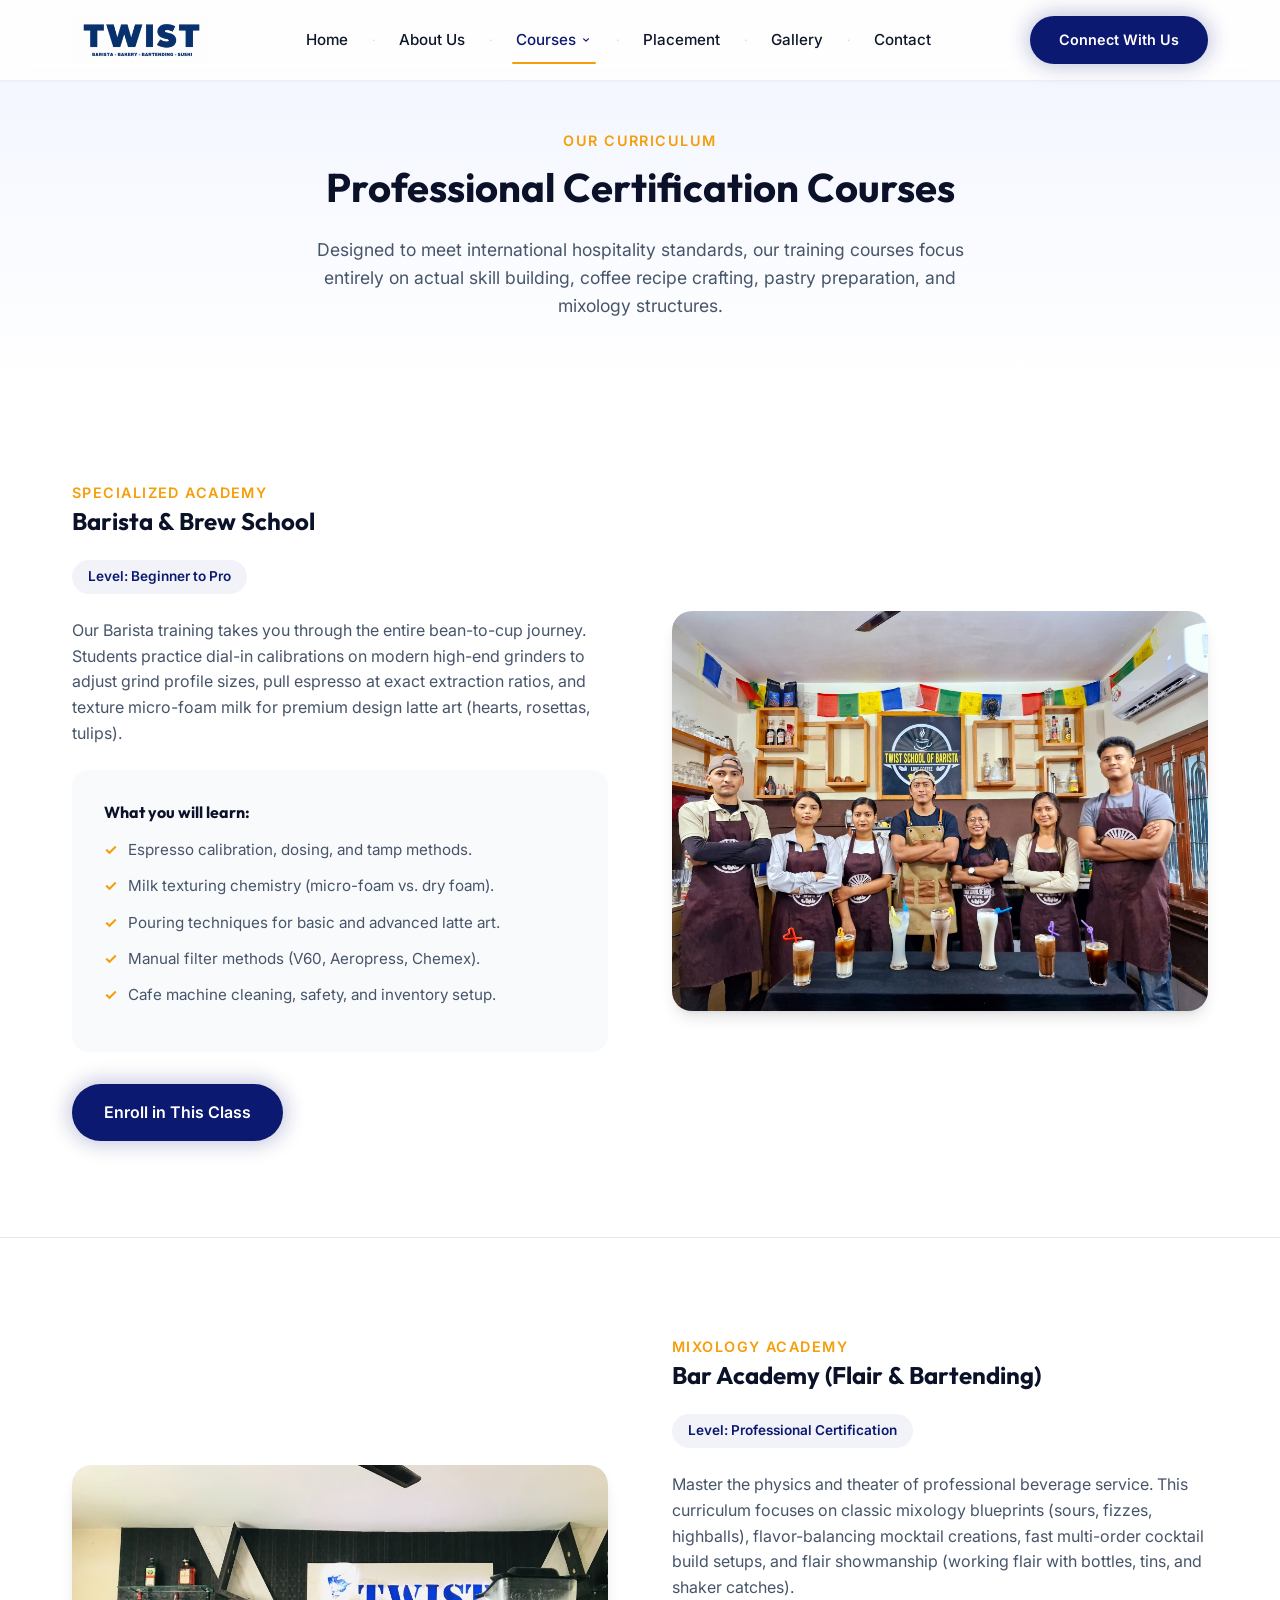
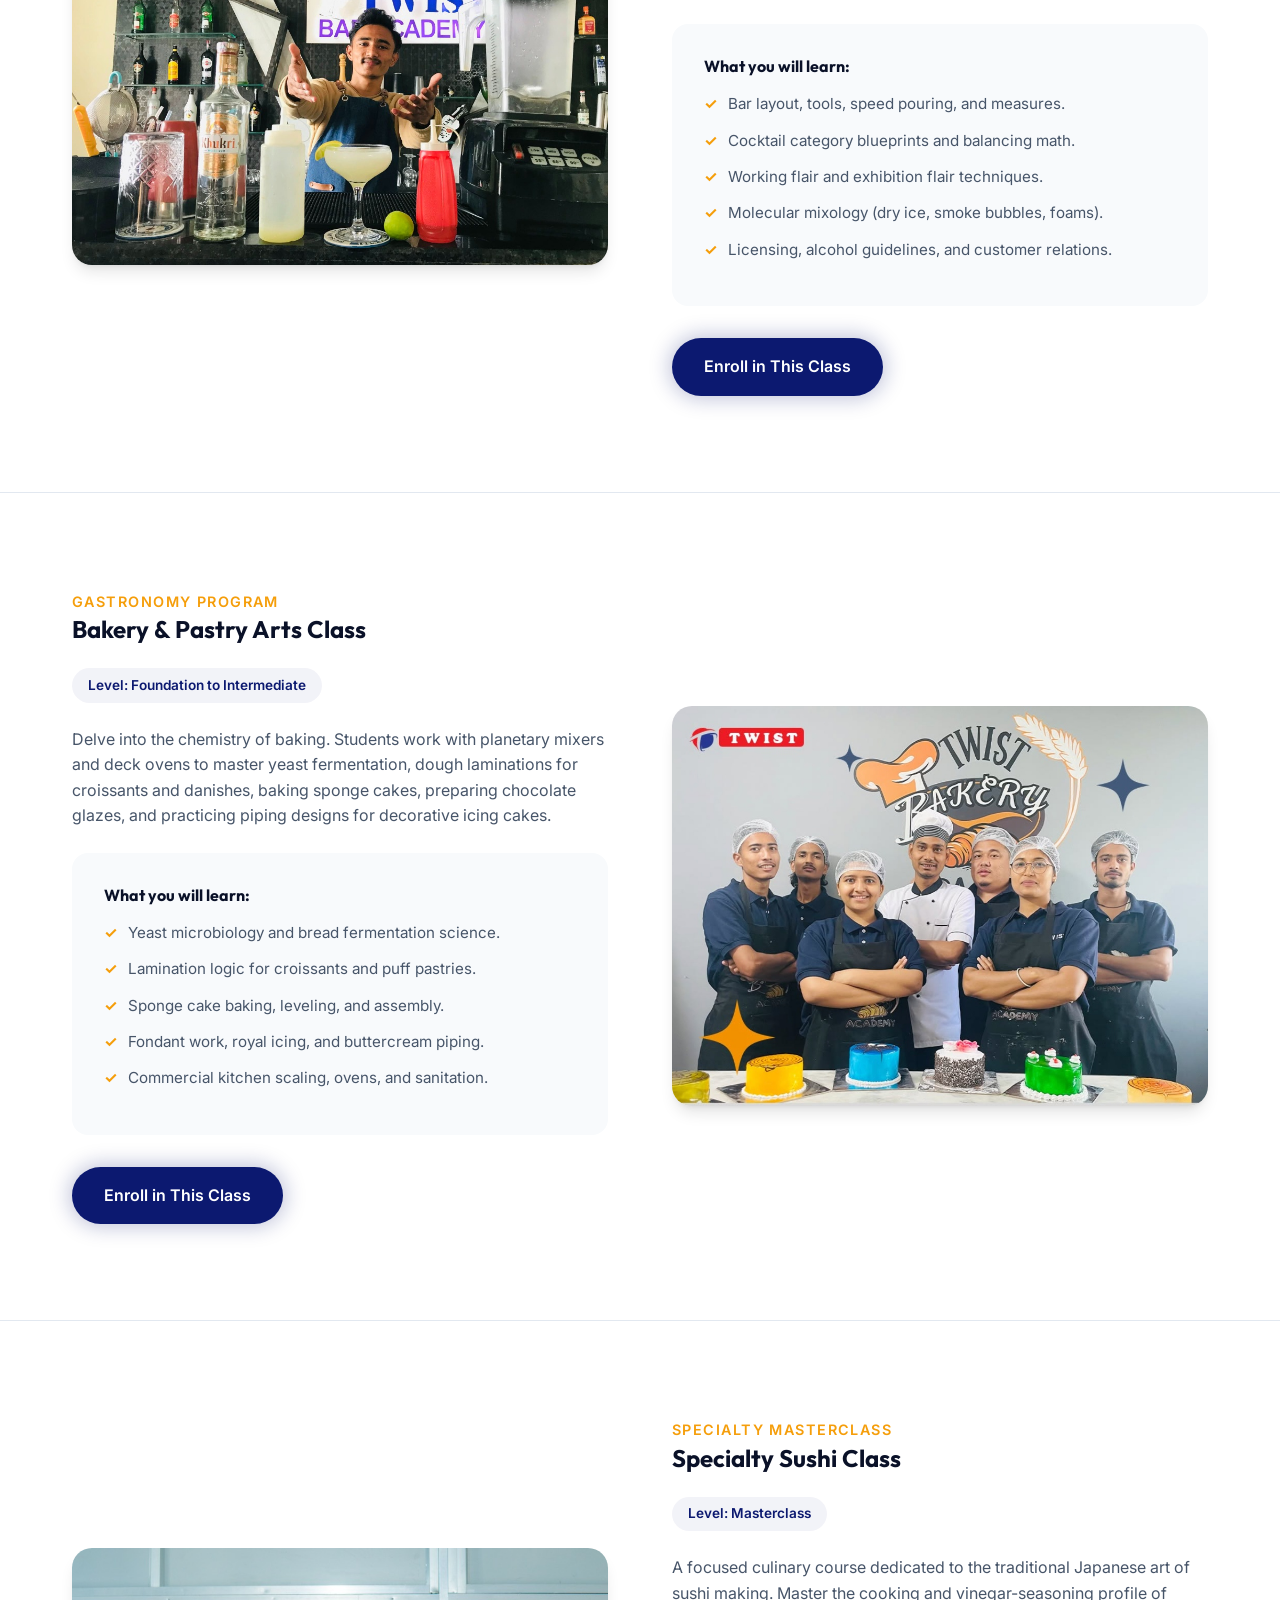
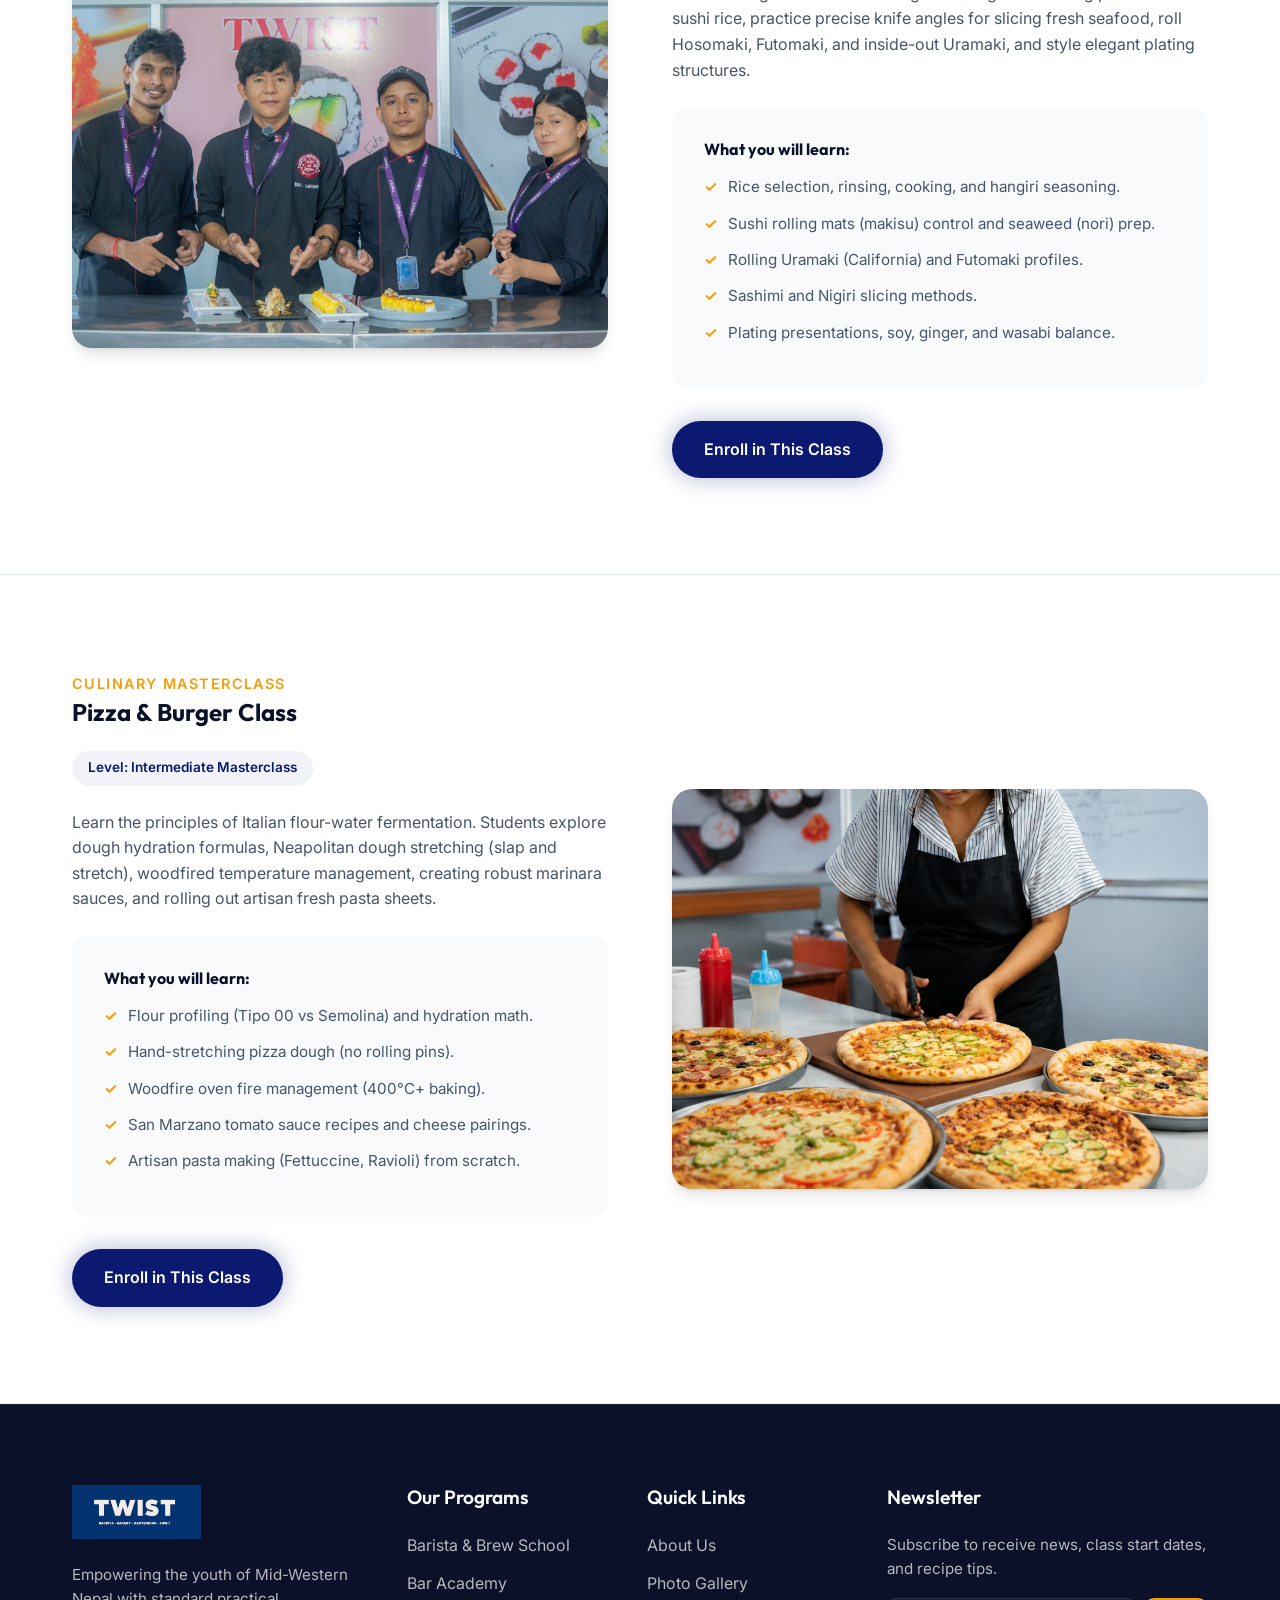
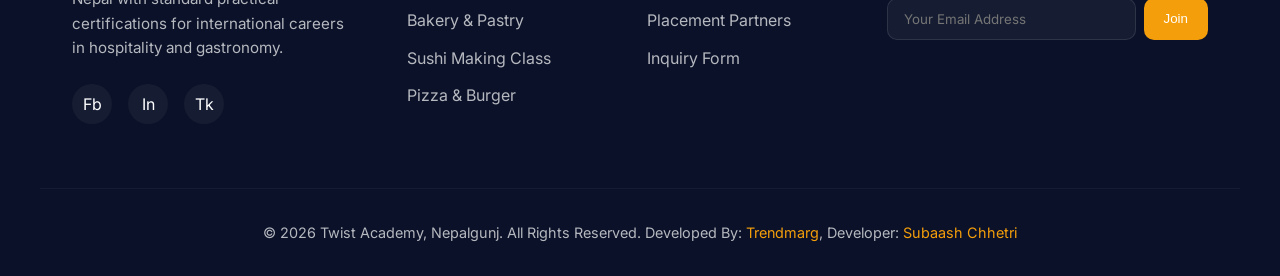
<file: courses.html>
<!DOCTYPE html>
<html lang="en">
<head>
  <meta charset="UTF-8">
  <meta name="viewport" content="width=device-width, initial-scale=1.0">
  <title>Courses | Twist Academy Nepalgunj</title>
  <meta name="description" content="View our training curricula for Barista, Bartending, Bakery, Sushi, and Pizza courses in Nepalgunj. Gain practical qualifications at Twist Academy.">
  <link rel="stylesheet" href="css/style.css">
  <style>
    .course-detail-section {
      border-bottom: 1px solid #e2e8f0;
    }
    .course-detail-section:last-child {
      border-bottom: none;
    }
    .course-detail-grid {
      display: grid;
      grid-template-columns: 1fr 1fr;
      gap: 4rem;
      align-items: center;
    }
    .course-curriculum {
      background-color: var(--bg-light);
      padding: 2rem;
      border-radius: 16px;
      margin-top: 1.5rem;
    }
    .curriculum-list {
      list-style-type: none;
    }
    .curriculum-item {
      position: relative;
      padding-left: 1.5rem;
      margin-bottom: 0.75rem;
      font-size: 0.95rem;
      color: var(--text-muted);
    }
    .curriculum-item::before {
      content: "✓";
      position: absolute;
      left: 0;
      color: var(--accent);
      font-weight: bold;
    }
    .course-badge-list {
      display: flex;
      gap: 1rem;
      margin-bottom: 1.5rem;
      flex-wrap: wrap;
    }
    .course-detail-badge {
      background-color: rgba(12, 25, 112, 0.05);
      color: var(--secondary);
      padding: 0.4rem 1rem;
      border-radius: 50px;
      font-size: 0.85rem;
      font-weight: 600;
    }
    .course-detail-img {
      border-radius: 20px;
      box-shadow: var(--shadow-lg);
      width: 100%;
      height: 400px;
      object-fit: cover;
    }
    @media (max-width: 768px) {
      .course-detail-grid {
        grid-template-columns: 1fr;
        gap: 2rem;
      }
      .course-detail-img {
        height: 280px;
      }
    }
  </style>
</head>
<body>

  <!-- Header Section -->
  <header id="header">
    <div class="container nav-container">
      <a href="index.html" class="logo">
        <img src="assets/images/logo.png" alt="TWIST Academy Logo" style="height: 48px; width: auto; object-fit: contain;">
      </a>

      <div class="menu-toggle" id="mobile-menu">
        <span></span>
        <span></span>
        <span></span>
      </div>

      <nav>
        <ul class="nav-menu" id="nav-list">
          <li class="nav-item"><a href="index.html" class="nav-link">Home</a></li>
          <li class="nav-separator">·</li>
          <li class="nav-item"><a href="about.html" class="nav-link">About Us</a></li>
          <li class="nav-separator">·</li>
          <li class="nav-item has-dropdown">
            <a class="nav-link dropdown-toggle active">
              Courses
              <svg class="dropdown-icon" viewBox="0 0 20 20">
                <path d="M5.293 7.293a1 1 0 011.414 0L10 10.586l3.293-3.293a1 1 0 111.414 1.414l-4 4a1 1 0 01-1.414 0l-4-4a1 1 0 010-1.414z"/>
              </svg>
            </a>
            <ul class="dropdown-menu">
              <li class="dropdown-item"><a href="courses.html#barista">Barista & Brew School</a></li>
              <li class="dropdown-item"><a href="courses.html#bartending">Bar Academy (Bartending)</a></li>
              <li class="dropdown-item"><a href="courses.html#bakery">Bakery & Pastry Class</a></li>
              <li class="dropdown-item"><a href="courses.html#sushi">Sushi Making Class</a></li>
              <li class="dropdown-item"><a href="courses.html#pizza">Pizza & Burger</a></li>
            </ul>
          </li>
          <li class="nav-separator">·</li>
          <li class="nav-item"><a href="about.html#placement" class="nav-link">Placement</a></li>
          <li class="nav-separator">·</li>
          <li class="nav-item"><a href="gallery.html" class="nav-link">Gallery</a></li>
          <li class="nav-separator">·</li>
          <li class="nav-item"><a href="contact.html" class="nav-link">Contact</a></li>
        </ul>
      </nav>

      <a href="https://wa.me/9779802501801" target="_blank" rel="noopener noreferrer" class="nav-cta">Connect With Us</a>
    </div>
  </header>

  <!-- Courses Hero -->
  <section class="about-hero">
    <div class="container">
      <span class="section-subtitle">Our Curriculum</span>
      <h1 class="section-title">Professional Certification Courses</h1>
      <p class="hero-desc" style="margin: 1.5rem auto 0 auto; max-width: 700px;">
        Designed to meet international hospitality standards, our training courses focus entirely on actual skill building, coffee recipe crafting, pastry preparation, and mixology structures.
      </p>
    </div>
  </section>

  <!-- Barista Section -->
  <section class="section course-detail-section" id="barista">
    <div class="container course-detail-grid">
      <div>
        <span class="section-subtitle">Specialized Academy</span>
        <h2 class="mb-3">Barista & Brew School</h2>
        <div class="course-badge-list">
          <span class="course-detail-badge">Level: Beginner to Pro</span>
        </div>
        <p class="mb-3" style="color: var(--text-muted);">
          Our Barista training takes you through the entire bean-to-cup journey. Students practice dial-in calibrations on modern high-end grinders to adjust grind profile sizes, pull espresso at exact extraction ratios, and texture micro-foam milk for premium design latte art (hearts, rosettas, tulips).
        </p>
        <div class="course-curriculum">
          <h4 class="mb-2">What you will learn:</h4>
          <ul class="curriculum-list">
            <li class="curriculum-item">Espresso calibration, dosing, and tamp methods.</li>
            <li class="curriculum-item">Milk texturing chemistry (micro-foam vs. dry foam).</li>
            <li class="curriculum-item">Pouring techniques for basic and advanced latte art.</li>
            <li class="curriculum-item">Manual filter methods (V60, Aeropress, Chemex).</li>
            <li class="curriculum-item">Cafe machine cleaning, safety, and inventory setup.</li>
          </ul>
        </div>
        <div class="hero-ctas" style="margin-top: 2rem;">
          <a href="contact.html?course=barista" class="btn btn-primary">Enroll in This Class</a>
        </div>
      </div>
      <div>
        <img class="course-detail-img" src="assets/images/course-barista.jpg" alt="Student calibrating espresso extraction">
      </div>
    </div>
  </section>

  <!-- Bartending Section -->
  <section class="section course-detail-section" id="bartending">
    <div class="container course-detail-grid">
      <div style="order: 2;">
        <span class="section-subtitle">Mixology Academy</span>
        <h2 class="mb-3">Bar Academy (Flair & Bartending)</h2>
        <div class="course-badge-list">
          <span class="course-detail-badge">Level: Professional Certification</span>
        </div>
        <p class="mb-3" style="color: var(--text-muted);">
          Master the physics and theater of professional beverage service. This curriculum focuses on classic mixology blueprints (sours, fizzes, highballs), flavor-balancing mocktail creations, fast multi-order cocktail build setups, and flair showmanship (working flair with bottles, tins, and shaker catches).
        </p>
        <div class="course-curriculum">
          <h4 class="mb-2">What you will learn:</h4>
          <ul class="curriculum-list">
            <li class="curriculum-item">Bar layout, tools, speed pouring, and measures.</li>
            <li class="curriculum-item">Cocktail category blueprints and balancing math.</li>
            <li class="curriculum-item">Working flair and exhibition flair techniques.</li>
            <li class="curriculum-item">Molecular mixology (dry ice, smoke bubbles, foams).</li>
            <li class="curriculum-item">Licensing, alcohol guidelines, and customer relations.</li>
          </ul>
        </div>
        <div class="hero-ctas" style="margin-top: 2rem;">
          <a href="contact.html?course=bartending" class="btn btn-primary">Enroll in This Class</a>
        </div>
      </div>
      <div style="order: 1;">
        <img class="course-detail-img" src="assets/images/course-bartender.jpg" alt="Bartender executing flair trick">
      </div>
    </div>
  </section>

  <!-- Bakery Section -->
  <section class="section course-detail-section" id="bakery">
    <div class="container course-detail-grid">
      <div>
        <span class="section-subtitle">Gastronomy Program</span>
        <h2 class="mb-3">Bakery & Pastry Arts Class</h2>
        <div class="course-badge-list">
          <span class="course-detail-badge">Level: Foundation to Intermediate</span>
        </div>
        <p class="mb-3" style="color: var(--text-muted);">
          Delve into the chemistry of baking. Students work with planetary mixers and deck ovens to master yeast fermentation, dough laminations for croissants and danishes, baking sponge cakes, preparing chocolate glazes, and practicing piping designs for decorative icing cakes.
        </p>
        <div class="course-curriculum">
          <h4 class="mb-2">What you will learn:</h4>
          <ul class="curriculum-list">
            <li class="curriculum-item">Yeast microbiology and bread fermentation science.</li>
            <li class="curriculum-item">Lamination logic for croissants and puff pastries.</li>
            <li class="curriculum-item">Sponge cake baking, leveling, and assembly.</li>
            <li class="curriculum-item">Fondant work, royal icing, and buttercream piping.</li>
            <li class="curriculum-item">Commercial kitchen scaling, ovens, and sanitation.</li>
          </ul>
        </div>
        <div class="hero-ctas" style="margin-top: 2rem;">
          <a href="contact.html?course=bakery" class="btn btn-primary">Enroll in This Class</a>
        </div>
      </div>
      <div>
        <img class="course-detail-img" src="assets/images/course-bakery.jpg" alt="Students preparing fresh croissants">
      </div>
    </div>
  </section>

  <!-- Sushi Section -->
  <section class="section course-detail-section" id="sushi">
    <div class="container course-detail-grid">
      <div style="order: 2;">
        <span class="section-subtitle">Specialty masterclass</span>
        <h2 class="mb-3">Specialty Sushi Class</h2>
        <div class="course-badge-list">
          <span class="course-detail-badge">Level: Masterclass</span>
        </div>
        <p class="mb-3" style="color: var(--text-muted);">
          A focused culinary course dedicated to the traditional Japanese art of sushi making. Master the cooking and vinegar-seasoning profile of sushi rice, practice precise knife angles for slicing fresh seafood, roll Hosomaki, Futomaki, and inside-out Uramaki, and style elegant plating structures.
        </p>
        <div class="course-curriculum">
          <h4 class="mb-2">What you will learn:</h4>
          <ul class="curriculum-list">
            <li class="curriculum-item">Rice selection, rinsing, cooking, and hangiri seasoning.</li>
            <li class="curriculum-item">Sushi rolling mats (makisu) control and seaweed (nori) prep.</li>
            <li class="curriculum-item">Rolling Uramaki (California) and Futomaki profiles.</li>
            <li class="curriculum-item">Sashimi and Nigiri slicing methods.</li>
            <li class="curriculum-item">Plating presentations, soy, ginger, and wasabi balance.</li>
          </ul>
        </div>
        <div class="hero-ctas" style="margin-top: 2rem;">
          <a href="contact.html?course=sushi" class="btn btn-primary">Enroll in This Class</a>
        </div>
      </div>
      <div style="order: 1;">
        <img class="course-detail-img" src="assets/images/course-sushi.jpg" alt="Plated sushi rolls prepared by a chef">
      </div>
    </div>
  </section>

  <!-- Pizza Section -->
  <section class="section course-detail-section" id="pizza">
    <div class="container course-detail-grid">
      <div>
        <span class="section-subtitle">Culinary Masterclass</span>
        <h2 class="mb-3">Pizza & Burger Class</h2>
        <div class="course-badge-list">
          <span class="course-detail-badge">Level: Intermediate Masterclass</span>
        </div>
        <p class="mb-3" style="color: var(--text-muted);">
          Learn the principles of Italian flour-water fermentation. Students explore dough hydration formulas, Neapolitan dough stretching (slap and stretch), woodfired temperature management, creating robust marinara sauces, and rolling out artisan fresh pasta sheets.
        </p>
        <div class="course-curriculum">
          <h4 class="mb-2">What you will learn:</h4>
          <ul class="curriculum-list">
            <li class="curriculum-item">Flour profiling (Tipo 00 vs Semolina) and hydration math.</li>
            <li class="curriculum-item">Hand-stretching pizza dough (no rolling pins).</li>
            <li class="curriculum-item">Woodfire oven fire management (400°C+ baking).</li>
            <li class="curriculum-item">San Marzano tomato sauce recipes and cheese pairings.</li>
            <li class="curriculum-item">Artisan pasta making (Fettuccine, Ravioli) from scratch.</li>
          </ul>
        </div>
        <div class="hero-ctas" style="margin-top: 2rem;">
          <a href="contact.html?course=pizza" class="btn btn-primary">Enroll in This Class</a>
        </div>
      </div>
      <div>
        <img class="course-detail-img" src="assets/images/course-pizza.jpg" alt="Student preparing fresh pizza in Twist Academy training class">
      </div>
    </div>
  </section>

  <!-- Footer Section -->
  <footer>
    <div class="container footer-grid">
      <div>
        <div class="footer-logo" style="margin-bottom: 1.5rem;">
          <img src="assets/images/logo-dark.png" alt="TWIST Academy Logo" style="height: 54px; width: auto; object-fit: contain;">
        </div>
        <p class="footer-desc">Empowering the youth of Mid-Western Nepal with standard practical certifications for international careers in hospitality and gastronomy.</p>
        <div class="social-links">
          <a href="https://www.facebook.com/tbanepalgunj/" target="_blank" rel="noopener noreferrer" class="social-icon">Fb</a>
          <a href="https://www.instagram.com/twist_nepalgunj/" target="_blank" rel="noopener noreferrer" class="social-icon">In</a>
          <a href="https://www.tiktok.com/@twist_nepalgunj" target="_blank" rel="noopener noreferrer" class="social-icon">Tk</a>
        </div>
      </div>

      <div>
        <h4 class="footer-title">Our Programs</h4>
        <ul class="footer-links">
          <li class="footer-link-item"><a href="courses.html#barista">Barista & Brew School</a></li>
          <li class="footer-link-item"><a href="courses.html#bartending">Bar Academy</a></li>
          <li class="footer-link-item"><a href="courses.html#bakery">Bakery & Pastry</a></li>
          <li class="footer-link-item"><a href="courses.html#sushi">Sushi Making Class</a></li>
          <li class="footer-link-item"><a href="courses.html#pizza">Pizza & Burger</a></li>
        </ul>
      </div>

      <div>
        <h4 class="footer-title">Quick Links</h4>
        <ul class="footer-links">
          <li class="footer-link-item"><a href="about.html">About Us</a></li>
          <li class="footer-link-item"><a href="gallery.html">Photo Gallery</a></li>
          <li class="footer-link-item"><a href="about.html#placement">Placement Partners</a></li>
          <li class="footer-link-item"><a href="contact.html">Inquiry Form</a></li>
        </ul>
      </div>

      <div class="footer-newsletter">
        <h4 class="footer-title">Newsletter</h4>
        <p>Subscribe to receive news, class start dates, and recipe tips.</p>
        <form class="newsletter-form" onsubmit="event.preventDefault(); alert('Subscribed!');">
          <input class="newsletter-input" type="email" placeholder="Your Email Address" required>
          <button class="newsletter-btn" type="submit">Join</button>
        </form>
      </div>
    </div>

    <div class="container footer-bottom">
      <p>&copy; 2026 Twist Academy, Nepalgunj. All Rights Reserved. Developed By: <a href="https://www.facebook.com/trendmarg.np" target="_blank" rel="noopener noreferrer" style="color: var(--accent); text-decoration: none;">Trendmarg</a>, Developer: <a href="https://subaashchhetri.com.np" target="_blank" rel="noopener noreferrer" style="color: var(--accent); text-decoration: none;">Subaash Chhetri</a></p>
    </div>
  </footer>

  <script src="js/main.js"></script>
</body>
</html>
</file>
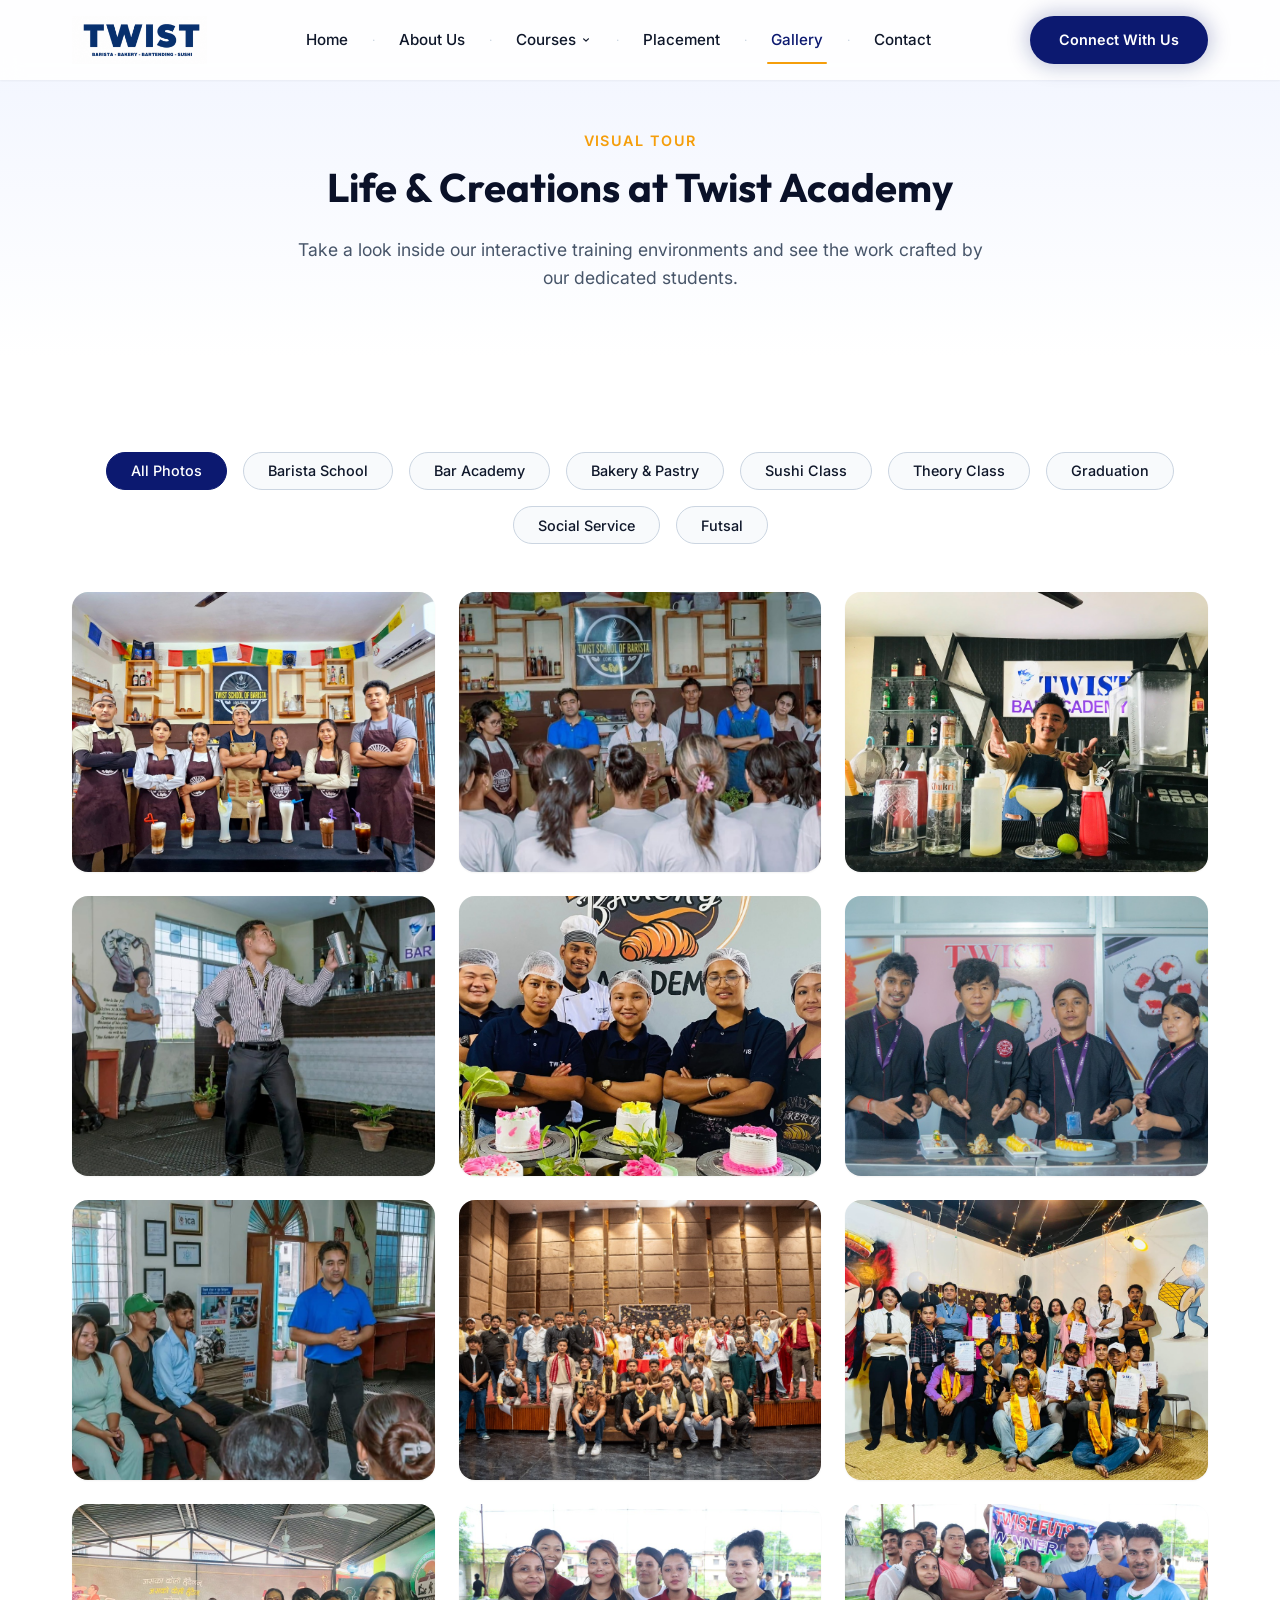
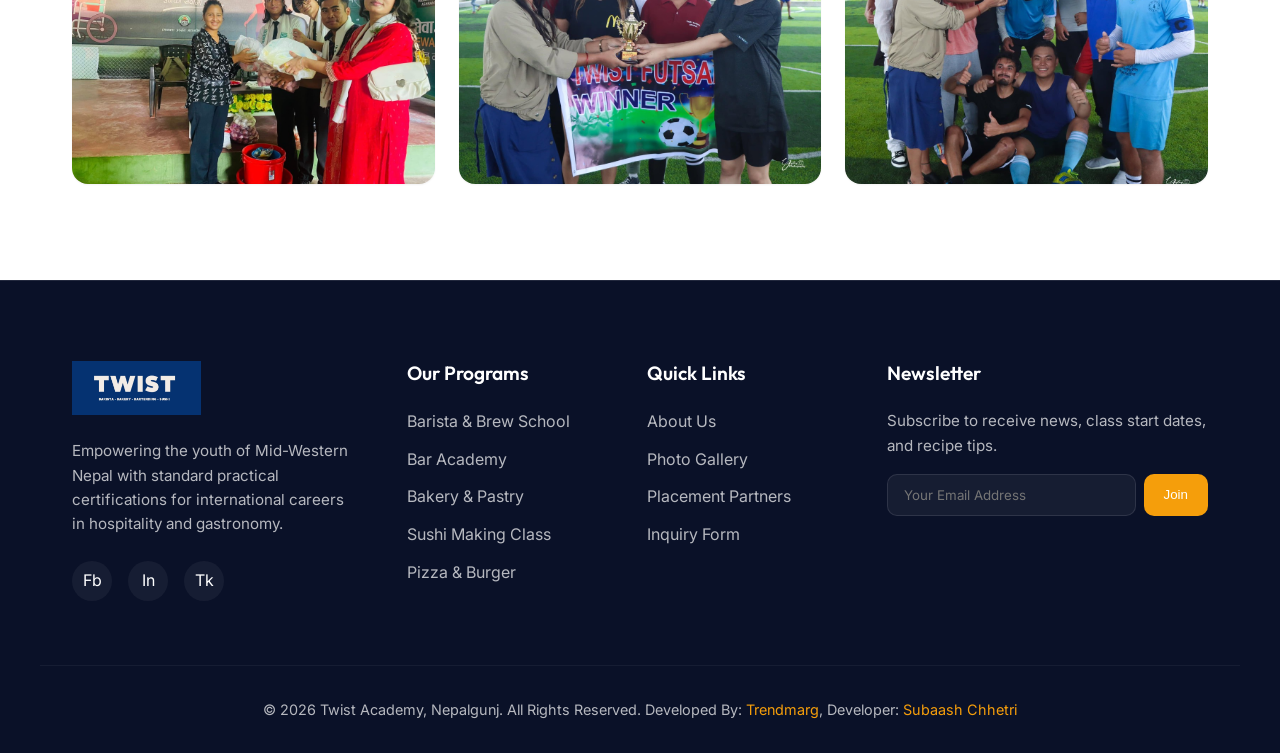
<file: gallery.html>
<!DOCTYPE html>
<html lang="en">
<head>
  <meta charset="UTF-8">
  <meta name="viewport" content="width=device-width, initial-scale=1.0">
  <title>Gallery | Twist Academy Nepalgunj</title>
  <meta name="description" content="Explore photos of our training labs, student creations, flair bartending classes, and coffee sessions at Twist Academy, Nepalgunj.">
  <link rel="stylesheet" href="css/style.css">
  <style>
    .gallery-filter-bar {
      display: flex;
      justify-content: center;
      gap: 1rem;
      margin-bottom: 3rem;
      flex-wrap: wrap;
    }
    .filter-btn {
      background-color: var(--bg-light);
      border: 1px solid #cbd5e1;
      padding: 0.6rem 1.5rem;
      border-radius: 50px;
      font-family: var(--font-body);
      font-weight: 500;
      font-size: 0.9rem;
      cursor: pointer;
      transition: var(--transition);
      color: var(--text-dark);
    }
    .filter-btn.active, .filter-btn:hover {
      background-color: var(--secondary);
      color: white;
      border-color: var(--secondary);
    }
    .gallery-item {
      display: block;
    }
    .gallery-item.hidden {
      display: none;
    }
  </style>
</head>
<body>

  <!-- Header Section -->
  <header id="header">
    <div class="container nav-container">
      <a href="index.html" class="logo">
        <img src="assets/images/logo.png" alt="TWIST Academy Logo" style="height: 48px; width: auto; object-fit: contain;">
      </a>

      <div class="menu-toggle" id="mobile-menu">
        <span></span>
        <span></span>
        <span></span>
      </div>

      <nav>
        <ul class="nav-menu" id="nav-list">
          <li class="nav-item"><a href="index.html" class="nav-link">Home</a></li>
          <li class="nav-separator">·</li>
          <li class="nav-item"><a href="about.html" class="nav-link">About Us</a></li>
          <li class="nav-separator">·</li>
          <li class="nav-item has-dropdown">
            <a class="nav-link dropdown-toggle">
              Courses
              <svg class="dropdown-icon" viewBox="0 0 20 20">
                <path d="M5.293 7.293a1 1 0 011.414 0L10 10.586l3.293-3.293a1 1 0 111.414 1.414l-4 4a1 1 0 01-1.414 0l-4-4a1 1 0 010-1.414z"/>
              </svg>
            </a>
            <ul class="dropdown-menu">
              <li class="dropdown-item"><a href="courses.html#barista">Barista & Brew School</a></li>
              <li class="dropdown-item"><a href="courses.html#bartending">Bar Academy (Bartending)</a></li>
              <li class="dropdown-item"><a href="courses.html#bakery">Bakery & Pastry Class</a></li>
              <li class="dropdown-item"><a href="courses.html#sushi">Sushi Making Class</a></li>
              <li class="dropdown-item"><a href="courses.html#pizza">Pizza & Burger</a></li>
            </ul>
          </li>
          <li class="nav-separator">·</li>
          <li class="nav-item"><a href="about.html#placement" class="nav-link">Placement</a></li>
          <li class="nav-separator">·</li>
          <li class="nav-item"><a href="gallery.html" class="nav-link active">Gallery</a></li>
          <li class="nav-separator">·</li>
          <li class="nav-item"><a href="contact.html" class="nav-link">Contact</a></li>
        </ul>
      </nav>

      <a href="https://wa.me/9779802501801" target="_blank" rel="noopener noreferrer" class="nav-cta">Connect With Us</a>
    </div>
  </header>

  <!-- Gallery Hero -->
  <section class="about-hero">
    <div class="container">
      <span class="section-subtitle">Visual Tour</span>
      <h1 class="section-title">Life & Creations at Twist Academy</h1>
      <p class="hero-desc" style="margin: 1.5rem auto 0 auto; max-width: 700px;">
        Take a look inside our interactive training environments and see the work crafted by our dedicated students.
      </p>
    </div>
  </section>

  <!-- Gallery Grid Section -->
  <section class="section">
    <div class="container">
      <!-- Filter Controls -->
      <div class="gallery-filter-bar">
        <button class="filter-btn active" onclick="filterGallery('all', this)">All Photos</button>
        <button class="filter-btn" onclick="filterGallery('barista', this)">Barista School</button>
        <button class="filter-btn" onclick="filterGallery('bartending', this)">Bar Academy</button>
        <button class="filter-btn" onclick="filterGallery('bakery', this)">Bakery & Pastry</button>
        <button class="filter-btn" onclick="filterGallery('sushi', this)">Sushi Class</button>
        <button class="filter-btn" onclick="filterGallery('classroom', this)">Theory Class</button>
        <button class="filter-btn" onclick="filterGallery('graduation', this)">Graduation</button>
        <button class="filter-btn" onclick="filterGallery('social', this)">Social Service</button>
        <button class="filter-btn" onclick="filterGallery('futsal', this)">Futsal</button>
      </div>

      <!-- Gallery Items -->
      <div class="gallery-grid" id="gallery-container">
        <!-- Item 1 -->
        <div class="gallery-item" data-category="barista">
          <img src="assets/images/gallery-barista-1.jpg" alt="Twist Academy students in a barista training session">
          <div class="gallery-overlay">
            <div class="gallery-overlay-text">
              <h4 class="gallery-overlay-title">Espresso & Brewing Session</h4>
              <p class="gallery-overlay-category">Barista School</p>
            </div>
          </div>
        </div>

        <!-- Item 2 -->
        <div class="gallery-item" data-category="barista">
          <img src="assets/images/gallery-barista-2.jpg" alt="Students attending barista course orientation and group lecture">
          <div class="gallery-overlay">
            <div class="gallery-overlay-text">
              <h4 class="gallery-overlay-title">Barista Group Orientation</h4>
              <p class="gallery-overlay-category">Barista School</p>
            </div>
          </div>
        </div>

        <!-- Item 3 -->
        <div class="gallery-item" data-category="bartending">
          <img src="assets/images/gallery-bartender-1.jpg" alt="Student practicing bartending flair behind the bar counter">
          <div class="gallery-overlay">
            <div class="gallery-overlay-text">
              <h4 class="gallery-overlay-title">Flair Bartending & Mixology</h4>
              <p class="gallery-overlay-category">Bar Academy</p>
            </div>
          </div>
        </div>

        <!-- Item 4 -->
        <div class="gallery-item" data-category="bartending">
          <img src="assets/images/gallery-bartender-2.jpg" alt="Student practicing live flair tossing with bottles and shakers">
          <div class="gallery-overlay">
            <div class="gallery-overlay-text">
              <h4 class="gallery-overlay-title">Live Flair Practice Session</h4>
              <p class="gallery-overlay-category">Bar Academy</p>
            </div>
          </div>
        </div>

        <!-- Item 5 -->
        <div class="gallery-item" data-category="bakery">
          <img src="assets/images/gallery-bakery-1.jpg" alt="Twist Bakery students presenting their decorated cakes">
          <div class="gallery-overlay">
            <div class="gallery-overlay-text">
              <h4 class="gallery-overlay-title">Cake Decoration & Baking</h4>
              <p class="gallery-overlay-category">Bakery & Pastry</p>
            </div>
          </div>
        </div>

        <!-- Item 6 -->
        <div class="gallery-item" data-category="sushi">
          <img src="assets/images/gallery-sushi-1.jpg" alt="Students showing plated specialty sushi rolls">
          <div class="gallery-overlay">
            <div class="gallery-overlay-text">
              <h4 class="gallery-overlay-title">Specialty Sushi Roll Platter</h4>
              <p class="gallery-overlay-category">Sushi Class</p>
            </div>
          </div>
        </div>

        <!-- Item 7 -->
        <div class="gallery-item" data-category="classroom">
          <img src="assets/images/gallery-classroom.jpg" alt="Instructor lecturing students during a theory presentation classroom session">
          <div class="gallery-overlay">
            <div class="gallery-overlay-text">
              <h4 class="gallery-overlay-title">Theory & Presentation Lecture</h4>
              <p class="gallery-overlay-category">Theory Class</p>
            </div>
          </div>
        </div>

        <!-- Item 8 -->
        <div class="gallery-item" data-category="graduation">
          <img src="assets/images/gallery-graduation.jpg" alt="Graduation celebration group photo at Twist Academy">
          <div class="gallery-overlay">
            <div class="gallery-overlay-text">
              <h4 class="gallery-overlay-title">Twist Graduation Ceremony</h4>
              <p class="gallery-overlay-category">Graduation</p>
            </div>
          </div>
        </div>

        <!-- Item 9 -->
        <div class="gallery-item" data-category="graduation">
          <img src="assets/images/gallery-graduation-2.jpg" alt="Graduates proudly holding certificates at Twist Academy celebration">
          <div class="gallery-overlay">
            <div class="gallery-overlay-text">
              <h4 class="gallery-overlay-title">Certificate Presentation Ceremony</h4>
              <p class="gallery-overlay-category">Graduation</p>
            </div>
          </div>
        </div>

        <!-- Item 10 -->
        <div class="gallery-item" data-category="social">
          <img src="assets/images/gallery-social.jpg" alt="Twist Academy team and students donating food supplies at Manavsewa Ashram">
          <div class="gallery-overlay">
            <div class="gallery-overlay-text">
              <h4 class="gallery-overlay-title">Manavsewa Ashram Donation Drive</h4>
              <p class="gallery-overlay-category">Social Service</p>
            </div>
          </div>
        </div>

        <!-- Item 11 -->
        <div class="gallery-item" data-category="futsal">
          <img src="assets/images/gallery-footsal-1.jpg" alt="Twist Futsal Girls Winner team holding trophy and banner">
          <div class="gallery-overlay">
            <div class="gallery-overlay-text">
              <h4 class="gallery-overlay-title">Twist Futsal Cup (Girls Winner)</h4>
              <p class="gallery-overlay-category">Futsal</p>
            </div>
          </div>
        </div>

        <!-- Item 12 -->
        <div class="gallery-item" data-category="futsal">
          <img src="assets/images/gallery-footsal-2.jpg" alt="Twist Futsal Boys Winner team holding trophy and banner">
          <div class="gallery-overlay">
            <div class="gallery-overlay-text">
              <h4 class="gallery-overlay-title">Twist Futsal Cup (Boys Winner)</h4>
              <p class="gallery-overlay-category">Futsal</p>
            </div>
          </div>
        </div>
      </div>
    </div>
  </section>

  <!-- Footer Section -->
  <footer>
    <div class="container footer-grid">
      <div>
        <div class="footer-logo" style="margin-bottom: 1.5rem;">
          <img src="assets/images/logo-dark.png" alt="TWIST Academy Logo" style="height: 54px; width: auto; object-fit: contain;">
        </div>
        <p class="footer-desc">Empowering the youth of Mid-Western Nepal with standard practical certifications for international careers in hospitality and gastronomy.</p>
        <div class="social-links">
          <a href="https://www.facebook.com/tbanepalgunj/" target="_blank" rel="noopener noreferrer" class="social-icon">Fb</a>
          <a href="https://www.instagram.com/twist_nepalgunj/" target="_blank" rel="noopener noreferrer" class="social-icon">In</a>
          <a href="https://www.tiktok.com/@twist_nepalgunj" target="_blank" rel="noopener noreferrer" class="social-icon">Tk</a>
        </div>
      </div>

      <div>
        <h4 class="footer-title">Our Programs</h4>
        <ul class="footer-links">
          <li class="footer-link-item"><a href="courses.html#barista">Barista & Brew School</a></li>
          <li class="footer-link-item"><a href="courses.html#bartending">Bar Academy</a></li>
          <li class="footer-link-item"><a href="courses.html#bakery">Bakery & Pastry</a></li>
          <li class="footer-link-item"><a href="courses.html#sushi">Sushi Making Class</a></li>
          <li class="footer-link-item"><a href="courses.html#pizza">Pizza & Burger</a></li>
        </ul>
      </div>

      <div>
        <h4 class="footer-title">Quick Links</h4>
        <ul class="footer-links">
          <li class="footer-link-item"><a href="about.html">About Us</a></li>
          <li class="footer-link-item"><a href="gallery.html">Photo Gallery</a></li>
          <li class="footer-link-item"><a href="about.html#placement">Placement Partners</a></li>
          <li class="footer-link-item"><a href="contact.html">Inquiry Form</a></li>
        </ul>
      </div>

      <div class="footer-newsletter">
        <h4 class="footer-title">Newsletter</h4>
        <p>Subscribe to receive news, class start dates, and recipe tips.</p>
        <form class="newsletter-form" onsubmit="event.preventDefault(); alert('Subscribed!');">
          <input class="newsletter-input" type="email" placeholder="Your Email Address" required>
          <button class="newsletter-btn" type="submit">Join</button>
        </form>
      </div>
    </div>

    <div class="container footer-bottom">
      <p>&copy; 2026 Twist Academy, Nepalgunj. All Rights Reserved. Developed By: <a href="https://www.facebook.com/trendmarg.np" target="_blank" rel="noopener noreferrer" style="color: var(--accent); text-decoration: none;">Trendmarg</a>, Developer: <a href="https://subaashchhetri.com.np" target="_blank" rel="noopener noreferrer" style="color: var(--accent); text-decoration: none;">Subaash Chhetri</a></p>
    </div>
  </footer>

  <script src="js/main.js"></script>
  <script>
    function filterGallery(category, button) {
      // Update active button styling
      const buttons = document.querySelectorAll('.filter-btn');
      buttons.forEach(btn => btn.classList.remove('active'));
      button.classList.add('active');

      // Filter grid items
      const items = document.querySelectorAll('.gallery-item');
      items.forEach(item => {
        const itemCat = item.getAttribute('data-category');
        if (category === 'all' || itemCat === category) {
          item.classList.remove('hidden');
        } else {
          item.classList.add('hidden');
        }
      });
    }
  </script>
</body>
</html>
</file>
<file: css/style.css>
@import url('https://fonts.googleapis.com/css2?family=Inter:wght@300;400;500;600&family=Outfit:wght@400;500;600;700;800&display=swap');

:root {
  --primary: #0a1128;
  --secondary: #0c1970;
  --accent: #f59e0b;
  --accent-hover: #d97706;
  --accent-blue: #3b82f6;
  --accent-blue-glow: rgba(59, 130, 246, 0.4);
  --bg-light: #f8fafc;
  --bg-white: #ffffff;
  --text-dark: #0f172a;
  --text-muted: #475569;
  --text-light: #f1f5f9;
  --font-heading: 'Outfit', sans-serif;
  --font-body: 'Inter', sans-serif;
  --container-max: 1200px;
  --transition: all 0.3s cubic-bezier(0.4, 0, 0.2, 1);
  --shadow-sm: 0 1px 2px 0 rgb(0 0 0 / 0.05);
  --shadow-md: 0 4px 6px -1px rgb(0 0 0 / 0.1), 0 2px 4px -2px rgb(0 0 0 / 0.1);
  --shadow-lg: 0 10px 15px -3px rgb(0 0 0 / 0.1), 0 4px 6px -4px rgb(0 0 0 / 0.1);
  --shadow-glow: 0 0 20px 3px rgba(12, 25, 112, 0.25);
  --shadow-gold-glow: 0 0 15px 2px rgba(245, 158, 11, 0.3);
}

* {
  box-sizing: border-box;
  margin: 0;
  padding: 0;
}

body {
  font-family: var(--font-body);
  color: var(--text-dark);
  background-color: var(--bg-white);
  line-height: 1.6;
  overflow-x: hidden;
}

h1, h2, h3, h4, h5, h6 {
  font-family: var(--font-heading);
  color: var(--primary);
  font-weight: 700;
  line-height: 1.25;
}

a {
  color: inherit;
  text-decoration: none;
  transition: var(--transition);
}

img {
  max-width: 100%;
  height: auto;
  display: block;
}

/* Base Layout & Utility classes */
.container {
  max-width: var(--container-max);
  margin: 0 auto;
  padding: 0 2rem;
}

.section {
  padding: 6rem 0;
}

.text-center { text-align: center; }
.mb-1 { margin-bottom: 0.5rem; }
.mb-2 { margin-bottom: 1rem; }
.mb-3 { margin-bottom: 1.5rem; }
.mb-4 { margin-bottom: 2rem; }
.mb-6 { margin-bottom: 3rem; }

/* Navigation Bar */
header {
  position: fixed;
  top: 0;
  left: 0;
  width: 100%;
  background-color: rgba(255, 255, 255, 0.9);
  backdrop-filter: blur(10px);
  z-index: 1000;
  box-shadow: var(--shadow-sm);
  transition: var(--transition);
}

header.scrolled {
  background-color: rgba(255, 255, 255, 0.95);
  box-shadow: var(--shadow-md);
  padding: 0.5rem 0;
}

.nav-container {
  display: flex;
  justify-content: space-between;
  align-items: center;
  height: 80px;
}

.logo {
  display: flex;
  align-items: center;
  gap: 0.75rem;
  font-family: var(--font-heading);
  font-size: 1.5rem;
  font-weight: 800;
  color: var(--secondary);
}

.logo-icon {
  background: linear-gradient(135deg, var(--secondary), var(--accent));
  color: white;
  width: 42px;
  height: 42px;
  border-radius: 12px;
  display: flex;
  align-items: center;
  justify-content: center;
  font-weight: 800;
  font-size: 1.25rem;
  box-shadow: var(--shadow-md);
}

.nav-menu {
  display: flex;
  align-items: center;
  list-style: none;
  gap: 1.25rem;
}

.nav-item {
  display: flex;
  align-items: center;
}

.nav-link {
  font-size: 0.95rem;
  font-weight: 500;
  color: var(--text-dark);
  padding: 0.5rem 0.25rem;
  position: relative;
}

.nav-link:hover, .nav-link.active {
  color: var(--secondary);
}

.nav-link.active::after {
  content: '';
  position: absolute;
  bottom: -4px;
  left: 0;
  width: 100%;
  height: 2px;
  background-color: var(--accent);
  border-radius: 2px;
}

.nav-separator {
  color: #cbd5e1;
  font-size: 0.75rem;
  pointer-events: none;
  user-select: none;
}

/* Dropdown styling */
.has-dropdown {
  position: relative;
}

.dropdown-toggle {
  display: flex;
  align-items: center;
  gap: 0.25rem;
  cursor: pointer;
}

.dropdown-icon {
  width: 12px;
  height: 12px;
  fill: currentColor;
  transition: var(--transition);
}

.dropdown-menu {
  position: absolute;
  top: 100%;
  left: 50%;
  transform: translateX(-50%) translateY(10px);
  background-color: var(--bg-white);
  min-width: 220px;
  border-radius: 12px;
  box-shadow: var(--shadow-lg);
  padding: 0.75rem 0;
  opacity: 0;
  visibility: hidden;
  transition: var(--transition);
  border: 1px solid rgba(0, 0, 0, 0.05);
}

.has-dropdown:hover .dropdown-menu {
  opacity: 1;
  visibility: visible;
  transform: translateX(-50%) translateY(0);
}

.has-dropdown:hover .dropdown-icon {
  transform: rotate(180deg);
}

.dropdown-item a {
  display: block;
  padding: 0.75rem 1.5rem;
  font-size: 0.9rem;
  font-weight: 500;
  color: var(--text-dark);
}

.dropdown-item a:hover {
  background-color: var(--bg-light);
  color: var(--secondary);
}

.nav-cta {
  background: var(--secondary);
  color: white !important;
  font-weight: 600;
  padding: 0.8rem 1.8rem;
  border-radius: 50px;
  font-size: 0.9rem;
  box-shadow: var(--shadow-glow);
  display: inline-block;
}

.nav-cta:hover {
  transform: translateY(-2px);
  box-shadow: 0 10px 20px rgba(12, 25, 112, 0.4);
  background: var(--primary);
}

.menu-toggle {
  display: none;
  flex-direction: column;
  gap: 6px;
  cursor: pointer;
  z-index: 1001;
}

.menu-toggle span {
  width: 30px;
  height: 3px;
  background-color: var(--primary);
  border-radius: 3px;
  transition: var(--transition);
}

/* Hero Section */
.hero {
  background: linear-gradient(180deg, #f0f4ff 0%, #ffffff 100%);
  padding: 10rem 0 6rem 0;
  position: relative;
  overflow: hidden;
}

.hero-grid {
  display: grid;
  grid-template-columns: 1.1fr 0.9fr;
  gap: 4rem;
  align-items: center;
}

.hero-content {
  max-width: 620px;
  animation: slideUp 1s ease-out;
}

.hero-badge {
  display: inline-flex;
  align-items: center;
  gap: 0.5rem;
  background-color: rgba(12, 25, 112, 0.08);
  color: var(--secondary);
  padding: 0.5rem 1rem;
  border-radius: 50px;
  font-size: 0.85rem;
  font-weight: 600;
  text-transform: uppercase;
  letter-spacing: 0.05em;
  margin-bottom: 1.5rem;
}

.hero-title {
  font-size: 3.5rem;
  font-weight: 800;
  color: var(--primary);
  line-height: 1.15;
  margin-bottom: 1.5rem;
}

.hero-title span {
  color: var(--secondary);
}

.hero-desc {
  font-size: 1.1rem;
  color: var(--text-muted);
  margin-bottom: 2.5rem;
  max-width: 540px;
}

.hero-ctas {
  display: flex;
  gap: 1rem;
  flex-wrap: wrap;
}

.btn {
  display: inline-flex;
  align-items: center;
  justify-content: center;
  font-weight: 600;
  font-size: 1rem;
  padding: 1rem 2rem;
  border-radius: 50px;
  border: none;
  cursor: pointer;
  transition: var(--transition);
}

.btn-primary {
  background-color: var(--secondary);
  color: white;
  box-shadow: var(--shadow-glow);
}

.btn-primary:hover {
  background-color: var(--primary);
  transform: translateY(-2px);
  box-shadow: 0 12px 24px rgba(12, 25, 112, 0.4);
}

.btn-accent {
  background-color: var(--accent);
  color: white;
  box-shadow: var(--shadow-gold-glow);
}

.btn-accent:hover {
  background-color: var(--accent-hover);
  transform: translateY(-2px);
  box-shadow: 0 12px 24px rgba(245, 158, 11, 0.4);
}

/* Organic Blob Image Layout (Inspired by screenshot) */
.hero-images {
  position: relative;
  display: grid;
  grid-template-columns: repeat(2, 1fr);
  gap: 1.5rem;
  animation: fadeIn 1.2s ease-out;
}

.blob-img {
  width: 100%;
  object-fit: cover;
  box-shadow: var(--shadow-md);
  transition: var(--transition);
}

.blob-img:hover {
  transform: scale(1.03) rotate(1deg);
  box-shadow: var(--shadow-lg);
}

.blob-1 {
  border-radius: 60% 40% 30% 70% / 60% 30% 70% 40%;
  height: 220px;
  grid-column: 1;
}

.blob-2 {
  border-radius: 40% 60% 70% 30% / 40% 50% 60% 50%;
  height: 180px;
  grid-column: 2;
  align-self: end;
}

.blob-3 {
  border-radius: 50% 50% 30% 70% / 50% 60% 40% 50%;
  height: 250px;
  grid-column: 1;
}

.blob-4 {
  border-radius: 60% 40% 60% 40% / 50% 50% 50% 50%;
  height: 230px;
  grid-column: 2;
}

.blob-5 {
  border-radius: 30% 70% 70% 30% / 50% 30% 70% 50%;
  height: 200px;
  grid-column: 1;
}

.blob-6 {
  border-radius: 45% 55% 35% 65% / 55% 45% 55% 45%;
  height: 210px;
  grid-column: 2;
}

/* Course Card Showcase */
.course-grid {
  display: grid;
  grid-template-columns: repeat(auto-fit, minmax(320px, 1fr));
  gap: 2rem;
}

.course-card {
  background-color: var(--bg-white);
  border-radius: 20px;
  overflow: hidden;
  box-shadow: var(--shadow-md);
  transition: var(--transition);
  border: 1px solid rgba(0, 0, 0, 0.03);
  display: flex;
  flex-direction: column;
}

.course-card:hover {
  transform: translateY(-8px);
  box-shadow: var(--shadow-lg);
}

.course-img-wrapper {
  position: relative;
  height: 220px;
  overflow: hidden;
}

.course-img {
  width: 100%;
  height: 100%;
  object-fit: cover;
  transition: var(--transition);
}

.course-card:hover .course-img {
  transform: scale(1.1);
}

.course-tag {
  position: absolute;
  top: 1rem;
  left: 1rem;
  background-color: var(--secondary);
  color: white;
  padding: 0.4rem 1rem;
  border-radius: 50px;
  font-size: 0.8rem;
  font-weight: 600;
}

.course-info {
  padding: 2rem;
  display: flex;
  flex-direction: column;
  flex-grow: 1;
}

.course-meta {
  display: flex;
  gap: 1.5rem;
  color: var(--text-muted);
  font-size: 0.85rem;
  margin-bottom: 0.75rem;
}

.course-meta-item {
  display: flex;
  align-items: center;
  gap: 0.35rem;
}

.course-meta-icon {
  width: 14px;
  height: 14px;
  fill: currentColor;
}

.course-card-title {
  font-size: 1.35rem;
  margin-bottom: 0.75rem;
}

.course-card-desc {
  color: var(--text-muted);
  font-size: 0.95rem;
  margin-bottom: 1.5rem;
  flex-grow: 1;
}

.course-footer {
  display: flex;
  justify-content: space-between;
  align-items: center;
  padding-top: 1.25rem;
  border-top: 1px solid #f1f5f9;
}

.course-price {
  font-weight: 700;
  font-size: 1.15rem;
  color: var(--secondary);
}

.course-link {
  font-weight: 600;
  color: var(--accent);
  font-size: 0.95rem;
  display: flex;
  align-items: center;
  gap: 0.25rem;
}

.course-link:hover {
  color: var(--accent-hover);
}

/* Feature/USP Section */
.features {
  background-color: var(--bg-light);
}

.section-header {
  max-width: 600px;
  margin: 0 auto 4rem auto;
}

.section-subtitle {
  color: var(--accent);
  font-weight: 600;
  text-transform: uppercase;
  letter-spacing: 0.1em;
  font-size: 0.9rem;
}

.section-title {
  font-size: 2.5rem;
  margin-top: 0.5rem;
}

.features-grid {
  display: grid;
  grid-template-columns: repeat(auto-fit, minmax(260px, 1fr));
  gap: 2.5rem;
}

.feature-card {
  background-color: var(--bg-white);
  padding: 2.5rem;
  border-radius: 20px;
  box-shadow: var(--shadow-sm);
  transition: var(--transition);
  border: 1px solid rgba(0, 0, 0, 0.01);
}

.feature-card:hover {
  transform: translateY(-5px);
  box-shadow: var(--shadow-md);
}

.feature-icon-box {
  background-color: rgba(12, 25, 112, 0.05);
  color: var(--secondary);
  width: 60px;
  height: 60px;
  border-radius: 16px;
  display: flex;
  align-items: center;
  justify-content: center;
  margin-bottom: 1.5rem;
}

.feature-icon {
  width: 28px;
  height: 28px;
  fill: currentColor;
}

.feature-title {
  font-size: 1.25rem;
  margin-bottom: 0.75rem;
}

.feature-desc {
  color: var(--text-muted);
  font-size: 0.95rem;
}

/* Stats Section */
.stats {
  background: linear-gradient(135deg, var(--primary), var(--secondary));
  color: white;
}

.stats h2 {
  color: white;
}

.stats-grid {
  display: grid;
  grid-template-columns: repeat(4, 1fr);
  gap: 2rem;
}

.stat-item {
  display: flex;
  flex-direction: column;
  align-items: center;
}

.stat-number {
  font-family: var(--font-heading);
  font-size: 3.5rem;
  font-weight: 800;
  color: var(--accent);
  margin-bottom: 0.5rem;
  line-height: 1;
}

.stat-label {
  font-size: 1rem;
  font-weight: 500;
  color: rgba(255, 255, 255, 0.8);
}

/* Testimonial Section */
.testimonials-slider {
  max-width: 800px;
  margin: 0 auto;
  position: relative;
  overflow: hidden;
  min-height: 260px;
}

.testimonial-slide {
  text-align: center;
  padding: 1rem;
  display: none;
}

.testimonial-slide.active {
  display: block;
  animation: fadeIn 0.5s ease-in-out;
}

.testimonial-stars {
  color: var(--accent);
  font-size: 1.5rem;
  margin-bottom: 1.5rem;
}

.testimonial-text {
  font-size: 1.25rem;
  font-style: italic;
  color: var(--text-muted);
  margin-bottom: 2rem;
  line-height: 1.5;
}

.testimonial-author {
  font-weight: 600;
  font-size: 1.1rem;
  color: var(--primary);
}

.testimonial-role {
  font-size: 0.85rem;
  color: var(--accent);
  text-transform: uppercase;
  letter-spacing: 0.05em;
  font-weight: 500;
  margin-top: 0.25rem;
}

.testimonial-dots {
  display: flex;
  justify-content: center;
  gap: 0.5rem;
  margin-top: 2rem;
}

.dot {
  width: 10px;
  height: 10px;
  border-radius: 50%;
  background-color: #cbd5e1;
  cursor: pointer;
  transition: var(--transition);
}

.dot.active {
  background-color: var(--secondary);
  width: 25px;
  border-radius: 5px;
}

/* Contact/Map Page specific styling */
.contact-grid {
  display: grid;
  grid-template-columns: 1fr 1.2fr;
  gap: 4rem;
}

.contact-info-list {
  list-style: none;
  margin-top: 2rem;
}

.contact-info-item {
  display: flex;
  gap: 1.5rem;
  margin-bottom: 2rem;
}

.contact-info-icon-box {
  background-color: rgba(12, 25, 112, 0.05);
  color: var(--secondary);
  width: 50px;
  height: 50px;
  border-radius: 12px;
  display: flex;
  align-items: center;
  justify-content: center;
  flex-shrink: 0;
}

.contact-info-details h3 {
  font-size: 1.1rem;
  margin-bottom: 0.25rem;
}

.contact-info-details p {
  color: var(--text-muted);
}

.contact-form-wrapper {
  background-color: var(--bg-white);
  padding: 3rem;
  border-radius: 20px;
  box-shadow: var(--shadow-lg);
  border: 1px solid rgba(0, 0, 0, 0.02);
}

.form-group-row {
  display: grid;
  grid-template-columns: repeat(2, 1fr);
  gap: 1.5rem;
}

.form-group {
  margin-bottom: 1.5rem;
}

.form-group label {
  display: block;
  font-size: 0.9rem;
  font-weight: 500;
  margin-bottom: 0.5rem;
  color: var(--primary);
}

.form-control {
  width: 100%;
  padding: 0.85rem 1.25rem;
  border: 1px solid #cbd5e1;
  border-radius: 10px;
  font-family: var(--font-body);
  font-size: 0.95rem;
  transition: var(--transition);
}

.form-control:focus {
  outline: none;
  border-color: var(--secondary);
  box-shadow: 0 0 0 3px rgba(12, 25, 112, 0.1);
}

textarea.form-control {
  resize: vertical;
}

/* Map placeholder */
.map-container {
  height: 450px;
  border-radius: 20px;
  overflow: hidden;
  box-shadow: var(--shadow-md);
  margin-top: 4rem;
  border: 1px solid #e2e8f0;
}

.map-container iframe {
  width: 100%;
  height: 100%;
  border: none;
}

/* Gallery Section */
.gallery-grid {
  display: grid;
  grid-template-columns: repeat(auto-fill, minmax(280px, 1fr));
  gap: 1.5rem;
}

.gallery-item {
  position: relative;
  border-radius: 16px;
  overflow: hidden;
  height: 280px;
  box-shadow: var(--shadow-sm);
  transition: var(--transition);
}

.gallery-item:hover {
  transform: translateY(-5px);
  box-shadow: var(--shadow-md);
}

.gallery-item img {
  width: 100%;
  height: 100%;
  object-fit: cover;
  transition: var(--transition);
}

.gallery-item:hover img {
  transform: scale(1.08);
}

.gallery-overlay {
  position: absolute;
  inset: 0;
  background: linear-gradient(180deg, rgba(10, 17, 40, 0) 40%, rgba(10, 17, 40, 0.8) 100%);
  opacity: 0;
  display: flex;
  align-items: flex-end;
  padding: 1.5rem;
  transition: var(--transition);
}

.gallery-item:hover .gallery-overlay {
  opacity: 1;
}

.gallery-overlay-text {
  color: white;
}

.gallery-overlay-title {
  font-size: 1.15rem;
  font-weight: 600;
  margin-bottom: 0.25rem;
}

.gallery-overlay-category {
  font-size: 0.8rem;
  color: var(--accent);
  text-transform: uppercase;
  font-weight: 500;
  letter-spacing: 0.05em;
}

/* Call to Action Banner */
.cta-banner {
  background: linear-gradient(135deg, var(--secondary) 0%, var(--primary) 100%);
  color: white;
  padding: 5rem 0;
  text-align: center;
  position: relative;
}

.cta-banner-content {
  max-width: 700px;
  margin: 0 auto;
}

.cta-banner h2 {
  color: white;
  font-size: 2.5rem;
  margin-bottom: 1rem;
}

.cta-banner p {
  color: rgba(255, 255, 255, 0.8);
  font-size: 1.1rem;
  margin-bottom: 2rem;
}

/* Footer Section */
footer {
  background-color: var(--primary);
  color: rgba(255, 255, 255, 0.7);
  padding: 5rem 0 2rem 0;
  border-top: 1px solid rgba(255, 255, 255, 0.1);
}

.footer-grid {
  display: grid;
  grid-template-columns: 1.5fr 1fr 1fr 1.5fr;
  gap: 3rem;
  margin-bottom: 4rem;
}

.footer-logo {
  color: white;
  font-size: 1.5rem;
  font-weight: 800;
  margin-bottom: 1.5rem;
  display: flex;
  align-items: center;
  gap: 0.5rem;
}

.footer-desc {
  font-size: 0.95rem;
  margin-bottom: 1.5rem;
  line-height: 1.6;
}

.social-links {
  display: flex;
  gap: 1rem;
}

.social-icon {
  width: 40px;
  height: 40px;
  border-radius: 50%;
  background-color: rgba(255, 255, 255, 0.05);
  color: white;
  display: flex;
  align-items: center;
  justify-content: center;
  transition: var(--transition);
}

.social-icon:hover {
  background-color: var(--accent);
  transform: translateY(-3px);
}

.footer-title {
  color: white;
  font-size: 1.2rem;
  font-weight: 600;
  margin-bottom: 1.5rem;
}

.footer-links {
  list-style: none;
}

.footer-link-item {
  margin-bottom: 0.75rem;
}

.footer-link-item a:hover {
  color: var(--accent);
  padding-left: 5px;
}

.footer-newsletter p {
  font-size: 0.95rem;
  margin-bottom: 1rem;
}

.newsletter-form {
  display: flex;
  gap: 0.5rem;
}

.newsletter-input {
  background-color: rgba(255, 255, 255, 0.05);
  border: 1px solid rgba(255, 255, 255, 0.1);
  color: white;
  padding: 0.75rem 1rem;
  border-radius: 10px;
  flex-grow: 1;
  font-family: var(--font-body);
}

.newsletter-input:focus {
  outline: none;
  border-color: var(--accent);
}

.newsletter-btn {
  background-color: var(--accent);
  color: white;
  border: none;
  padding: 0 1.25rem;
  border-radius: 10px;
  cursor: pointer;
  transition: var(--transition);
}

.newsletter-btn:hover {
  background-color: var(--accent-hover);
}

.footer-bottom {
  text-align: center;
  padding-top: 2rem;
  border-top: 1px solid rgba(255, 255, 255, 0.05);
  font-size: 0.9rem;
}

/* Animations */
@keyframes slideUp {
  from {
    opacity: 0;
    transform: translateY(30px);
  }
  to {
    opacity: 1;
    transform: translateY(0);
  }
}

@keyframes fadeIn {
  from {
    opacity: 0;
  }
  to {
    opacity: 1;
  }
}

/* About Page Specific Styles */
.about-hero {
  background: linear-gradient(180deg, #f0f4ff 0%, #ffffff 100%);
  padding: 8rem 0 4rem 0;
  text-align: center;
}

.about-intro-grid {
  display: grid;
  grid-template-columns: 1fr 1fr;
  gap: 4rem;
  align-items: center;
}

.about-img-box {
  position: relative;
}

.about-img-box::before {
  content: '';
  position: absolute;
  top: -20px;
  left: -20px;
  width: 100%;
  height: 100%;
  border: 4px solid var(--accent);
  border-radius: 20px;
  z-index: -1;
}

.about-img {
  border-radius: 20px;
  box-shadow: var(--shadow-lg);
  width: 100%;
}

.trainers-grid {
  display: grid;
  grid-template-columns: repeat(auto-fit, minmax(250px, 1fr));
  gap: 2.5rem;
}

.trainer-card {
  background-color: var(--bg-white);
  border-radius: 20px;
  overflow: hidden;
  box-shadow: var(--shadow-md);
  text-align: center;
  border: 1px solid rgba(0, 0, 0, 0.02);
}

.trainer-img-box {
  height: 280px;
  overflow: hidden;
}

.trainer-img {
  width: 100%;
  height: 100%;
  object-fit: cover;
  transition: var(--transition);
}

.trainer-card:hover .trainer-img {
  transform: scale(1.05);
}

.trainer-info {
  padding: 1.5rem;
}

.trainer-name {
  font-size: 1.25rem;
  margin-bottom: 0.25rem;
}

.trainer-role {
  color: var(--accent);
  font-weight: 600;
  font-size: 0.85rem;
  text-transform: uppercase;
  letter-spacing: 0.05em;
  margin-bottom: 0.75rem;
}

.leadership-grid {
  display: grid;
  grid-template-columns: repeat(2, 1fr);
  gap: 3rem;
  max-width: 850px;
  margin: 0 auto;
}

.leader-card {
  background-color: var(--bg-white);
  border-radius: 20px;
  overflow: hidden;
  box-shadow: var(--shadow-md);
  text-align: center;
  border: 1px solid rgba(0, 0, 0, 0.02);
  transition: var(--transition);
}

.leader-card:hover {
  transform: translateY(-5px);
  box-shadow: var(--shadow-lg);
}

.leader-img-box {
  height: 340px;
  overflow: hidden;
  background-color: var(--primary);
  display: flex;
  align-items: center;
  justify-content: center;
}

.leader-img {
  width: 100%;
  height: 100%;
  object-fit: cover;
  transition: var(--transition);
}

.leader-card:hover .leader-img {
  transform: scale(1.05);
}

.leader-info {
  padding: 2rem;
}

.leader-name {
  font-size: 1.35rem;
  margin-bottom: 0.35rem;
  font-family: var(--font-heading);
}

.leader-role {
  color: var(--accent);
  font-weight: 600;
  font-size: 0.9rem;
  text-transform: uppercase;
  letter-spacing: 0.05em;
  margin-bottom: 0.75rem;
}

.leader-bio {
  font-size: 0.95rem;
  color: var(--text-muted);
}

/* Responsive Styles */
@media (max-width: 1024px) {
  .hero-title {
    font-size: 2.75rem;
  }
  .hero-grid, .about-intro-grid, .contact-grid {
    gap: 2rem;
  }
  .footer-grid {
    grid-template-columns: repeat(2, 1fr);
  }
}

@media (max-width: 768px) {
  .logo {
    order: 1;
    font-size: 1.3rem;
    gap: 0.5rem;
  }

  .logo-icon {
    width: 36px;
    height: 36px;
    font-size: 1.1rem;
  }

  .nav-cta {
    order: 2;
    padding: 0.5rem 1.2rem;
    font-size: 0.85rem;
  }

  .nav-container {
    gap: 0.75rem;
  }

  .nav-menu {
    position: fixed;
    top: 80px;
    left: -100%;
    width: 100%;
    height: calc(100vh - 80px);
    background-color: var(--bg-white);
    flex-direction: column;
    align-items: flex-start;
    padding: 2rem;
    gap: 1.5rem;
    box-shadow: var(--shadow-lg);
    transition: 0.4s ease;
    overflow-y: auto;
  }

  .nav-menu.active {
    left: 0;
  }

  .nav-item {
    width: 100%;
    flex-direction: column;
    align-items: flex-start;
  }

  .nav-separator {
    display: none;
  }

  .dropdown-menu {
    position: static;
    transform: none;
    opacity: 1;
    visibility: visible;
    box-shadow: none;
    padding: 0.5rem 0 0 1rem;
    width: 100%;
    display: none;
  }

  .has-dropdown.active .dropdown-menu {
    display: block;
  }

  .menu-toggle {
    display: flex;
    order: 3;
  }

  .menu-toggle.active span:nth-child(1) {
    transform: rotate(45deg) translate(6px, 6px);
  }

  .menu-toggle.active span:nth-child(2) {
    opacity: 0;
  }

  .menu-toggle.active span:nth-child(3) {
    transform: rotate(-45deg) translate(6px, -7px);
  }

  .hero-grid {
    grid-template-columns: 1fr;
    text-align: center;
  }

  .hero-content {
    margin: 0 auto;
  }

  .hero-ctas {
    justify-content: center;
  }

  .hero-images {
    margin-top: 3rem;
  }

  .about-intro-grid {
    grid-template-columns: 1fr;
  }

  .about-img-box {
    order: -1;
    margin-bottom: 2rem;
  }

  .stats-grid {
    grid-template-columns: repeat(2, 1fr);
    gap: 3rem 1rem;
  }

  .contact-grid {
    grid-template-columns: 1fr;
  }

  .form-group-row {
    grid-template-columns: 1fr;
    gap: 0;
  }

  .leadership-grid {
    grid-template-columns: 1fr;
    gap: 2rem;
  }

  .leader-img-box {
    height: 300px;
  }
}

@media (max-width: 480px) {
  .logo {
    font-size: 1.1rem;
  }
  .logo-icon {
    width: 30px;
    height: 30px;
    font-size: 0.95rem;
  }
  .nav-cta {
    padding: 0.4rem 0.8rem;
    font-size: 0.75rem;
  }
  .hero-title {
    font-size: 2.25rem;
  }
  .stats-grid {
    grid-template-columns: 1fr;
  }
  .footer-grid {
    grid-template-columns: 1fr;
  }
  .newsletter-form {
    flex-direction: column;
  }
  .newsletter-btn {
    padding: 0.85rem;
  }
}
</file>
